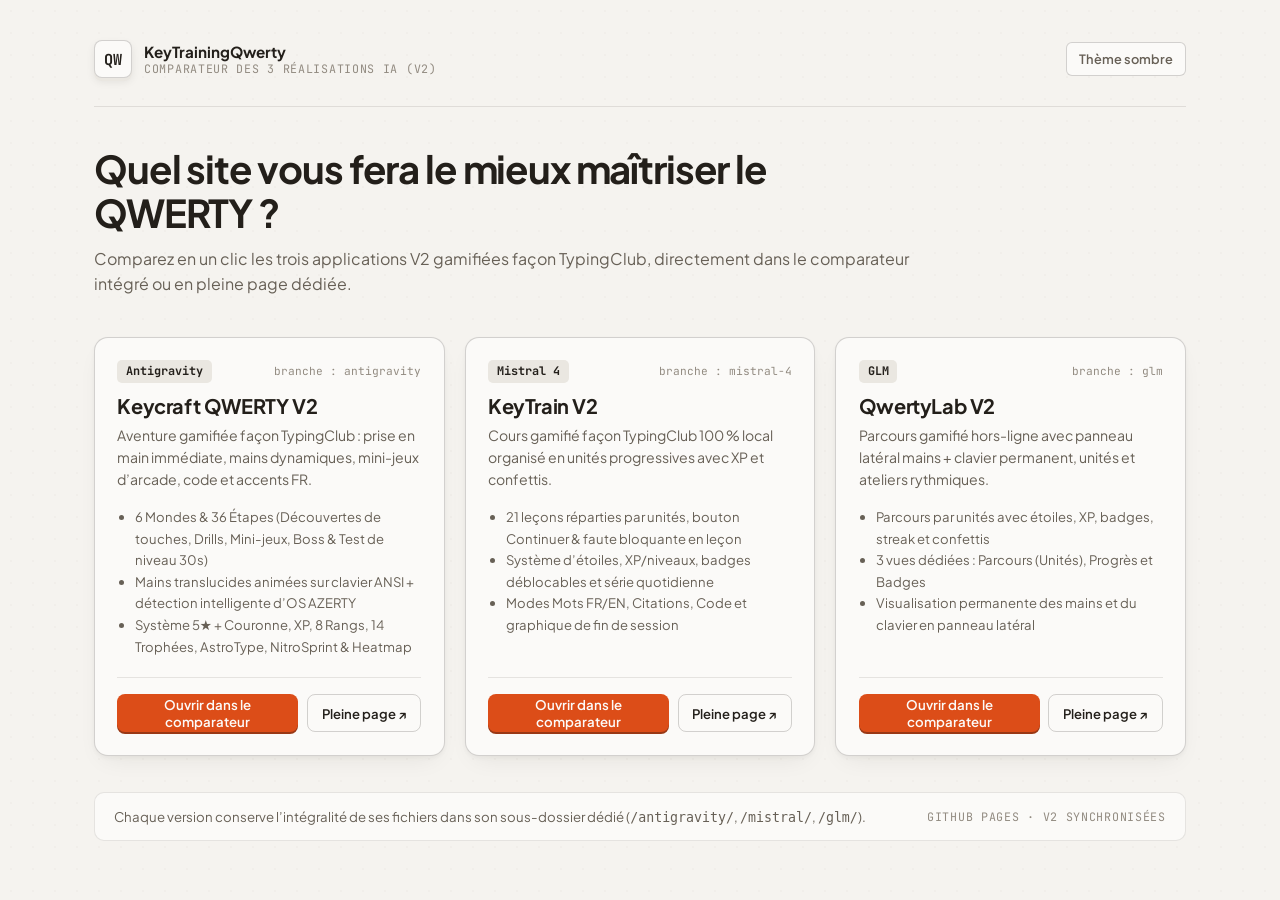
<file: index.html>
<!DOCTYPE html>
<html lang="fr" data-theme="light">
<head>
  <meta charset="UTF-8" />
  <meta name="viewport" content="width=device-width, initial-scale=1.0" />
  <title>Banc d’essai IA — Apprendre le clavier QWERTY (Antigravity · Mistral 4 · GLM)</title>
  <meta
    name="description"
    content="Portail comparatif regroupant les trois applications d’apprentissage du clavier QWERTY générées par Antigravity, Mistral 4 et GLM."
  />
  <link rel="preconnect" href="https://fonts.googleapis.com" />
  <link rel="preconnect" href="https://fonts.gstatic.com" crossorigin />
  <link
    href="https://fonts.googleapis.com/css2?family=JetBrains+Mono:wght@500;700&family=Plus+Jakarta+Sans:wght@400;500;600;700&display=swap"
    rel="stylesheet"
  />
  <link rel="stylesheet" href="./hub.css?v=20261125-3" />
</head>
<body>
  <!-- =======================================================================
       VUE GALERIE D'ACCUEIL (3 PROPOSITIONS CÔTE À CÔTE)
       ======================================================================= -->
  <main class="hub-landing" id="hub-landing">
    <header class="hub-topbar">
      <div class="hub-brand">
        <div class="hub-keycap" aria-hidden="true">QW</div>
        <div>
          <div style="font-weight:700; font-size:0.95rem;">KeyTrainingQwerty</div>
          <div class="hub-kicker">Comparateur des 3 réalisations IA (V2)</div>
        </div>
      </div>

      <button type="button" class="theme-btn" id="landing-theme-btn" data-toggle-theme>
        Thème sombre
      </button>
    </header>

    <section class="hub-hero">
      <h1>Quel site vous fera le mieux maîtriser le QWERTY ?</h1>
      <p>
        Comparez en un clic les trois applications V2 gamifiées façon TypingClub,
        directement dans le comparateur intégré ou en pleine page dédiée.
      </p>
    </section>

    <section class="candidates-grid" aria-label="Sélection du modèle IA">
      <!-- 1. ANTIGRAVITY -->
      <article class="candidate-card">
        <div>
          <div class="card-meta-row">
            <span class="model-tag">Antigravity</span>
            <span class="branch-tag">branche : antigravity</span>
          </div>
          <h2>Keycraft QWERTY V2</h2>
          <p class="candidate-desc">
            Aventure gamifiée façon TypingClub : prise en main immédiate, mains dynamiques, mini-jeux d’arcade, code et accents FR.
          </p>
          <ul class="feature-list">
            <li>6 Mondes &amp; 36 Étapes (Découvertes de touches, Drills, Mini-jeux, Boss &amp; Test de niveau 30s)</li>
            <li>Mains translucides animées sur clavier ANSI + détection intelligente d’OS AZERTY</li>
            <li>Système 5★ + Couronne, XP, 8 Rangs, 14 Trophées, AstroType, NitroSprint &amp; Heatmap</li>
          </ul>
        </div>
        <div class="card-actions">
          <button
            type="button"
            class="btn-compare"
            id="launch-antigravity-btn"
            data-launch-target="antigravity"
          >
            Ouvrir dans le comparateur
          </button>
          <a href="./antigravity/index.html?v=20261125-3" class="btn-standalone" id="standalone-antigravity-link">
            Pleine page ↗
          </a>
        </div>
      </article>

      <!-- 2. MISTRAL 4 -->
      <article class="candidate-card">
        <div>
          <div class="card-meta-row">
            <span class="model-tag">Mistral 4</span>
            <span class="branch-tag">branche : mistral-4</span>
          </div>
          <h2>KeyTrain V2</h2>
          <p class="candidate-desc">
            Cours gamifié façon TypingClub 100 % local organisé en unités progressives avec XP et confettis.
          </p>
          <ul class="feature-list">
            <li>21 leçons réparties par unités, bouton Continuer &amp; faute bloquante en leçon</li>
            <li>Système d’étoiles, XP/niveaux, badges déblocables et série quotidienne</li>
            <li>Modes Mots FR/EN, Citations, Code et graphique de fin de session</li>
          </ul>
        </div>
        <div class="card-actions">
          <button
            type="button"
            class="btn-compare"
            id="launch-mistral-btn"
            data-launch-target="mistral"
          >
            Ouvrir dans le comparateur
          </button>
          <a href="./mistral/index.html?v=20261125-3" class="btn-standalone" id="standalone-mistral-link">
            Pleine page ↗
          </a>
        </div>
      </article>

      <!-- 3. GLM -->
      <article class="candidate-card">
        <div>
          <div class="card-meta-row">
            <span class="model-tag">GLM</span>
            <span class="branch-tag">branche : glm</span>
          </div>
          <h2>QwertyLab V2</h2>
          <p class="candidate-desc">
            Parcours gamifié hors-ligne avec panneau latéral mains + clavier permanent, unités et ateliers rythmiques.
          </p>
          <ul class="feature-list">
            <li>Parcours par unités avec étoiles, XP, badges, streak et confettis</li>
            <li>3 vues dédiées : Parcours (Unités), Progrès et Badges</li>
            <li>Visualisation permanente des mains et du clavier en panneau latéral</li>
          </ul>
        </div>
        <div class="card-actions">
          <button
            type="button"
            class="btn-compare"
            id="launch-glm-btn"
            data-launch-target="glm"
          >
            Ouvrir dans le comparateur
          </button>
          <a href="./glm/index.html?v=20261125-3" class="btn-standalone" id="standalone-glm-link">
            Pleine page ↗
          </a>
        </div>
      </article>
    </section>

    <footer class="hub-note">
      <span>
        Chaque version conserve l’intégralité de ses fichiers dans son sous-dossier dédié
        (<code>/antigravity/</code>, <code>/mistral/</code>, <code>/glm/</code>).
      </span>
      <span class="hub-kicker">GitHub Pages · V2 synchronisées</span>
    </footer>
  </main>

  <!-- =======================================================================
       VUE COMPARATEUR EN DIRECT (BARRE DE BASCULE + IFRAME PLEIN ÉCRAN)
       ======================================================================= -->
  <section class="comparator-shell" id="comparator-shell" hidden aria-label="Comparateur interactif">
    <div class="comparator-bar">
      <button type="button" class="back-hub-btn" id="back-to-hub-btn">
        ← Accueil des 3 versions
      </button>

      <div class="switcher-pills" role="tablist" aria-label="Basculer entre les IA">
        <button
          type="button"
          class="switch-pill is-active"
          id="pill-antigravity"
          data-switch-target="antigravity"
        >
          Antigravity · Keycraft V2
        </button>
        <button
          type="button"
          class="switch-pill"
          id="pill-mistral"
          data-switch-target="mistral"
        >
          Mistral 4 · KeyTrain V2
        </button>
        <button
          type="button"
          class="switch-pill"
          id="pill-glm"
          data-switch-target="glm"
        >
          GLM · QwertyLab V2
        </button>
      </div>

      <div class="comparator-right">
        <a
          href="./antigravity/index.html?v=20261125-3"
          target="_blank"
          rel="noopener"
          class="open-direct-link"
          id="comparator-direct-link"
        >
          Ouvrir seul ↗
        </a>
      </div>
    </div>

    <iframe
      id="comparator-iframe"
      class="comparator-frame"
      title="Aperçu interactif de l'entraîneur QWERTY sélectionné"
      src="about:blank"
    ></iframe>
  </section>

  <script type="module" src="./hub.js?v=20261125-3"></script>
</body>
</html>
</file>
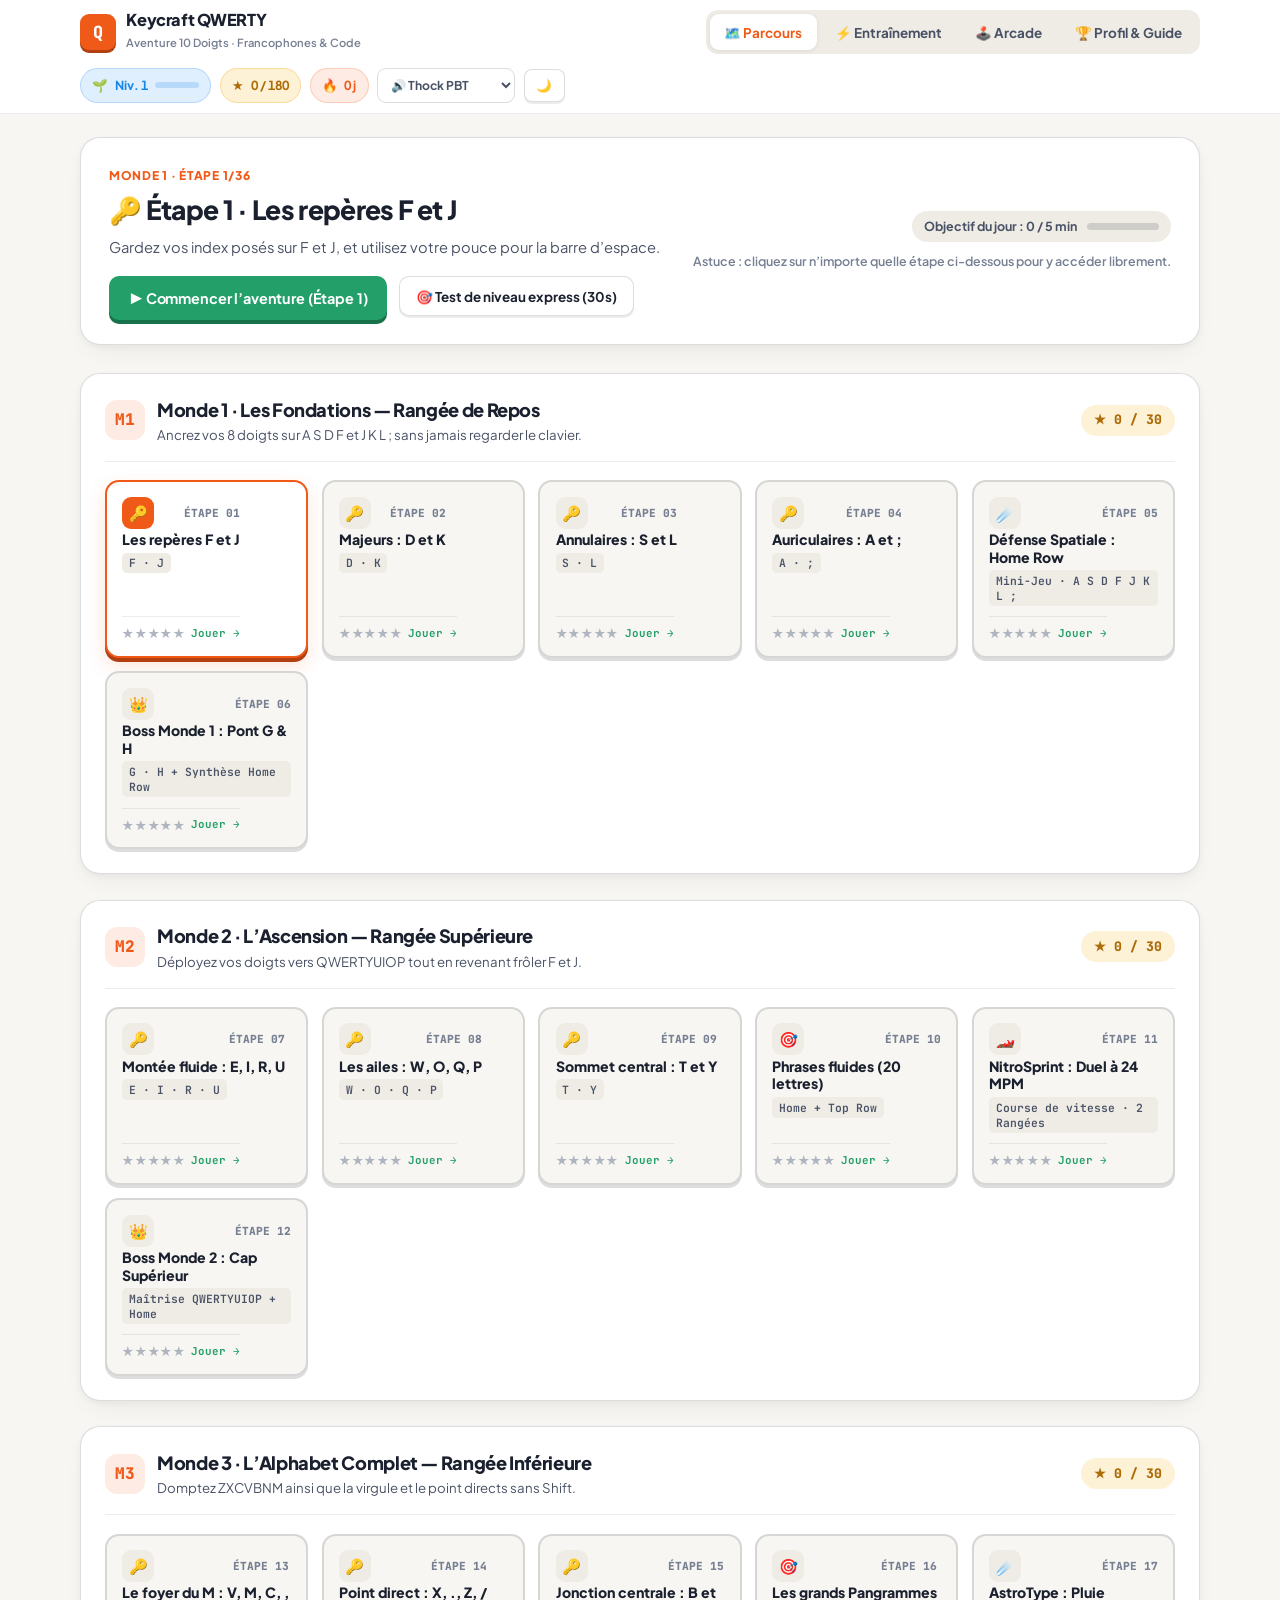
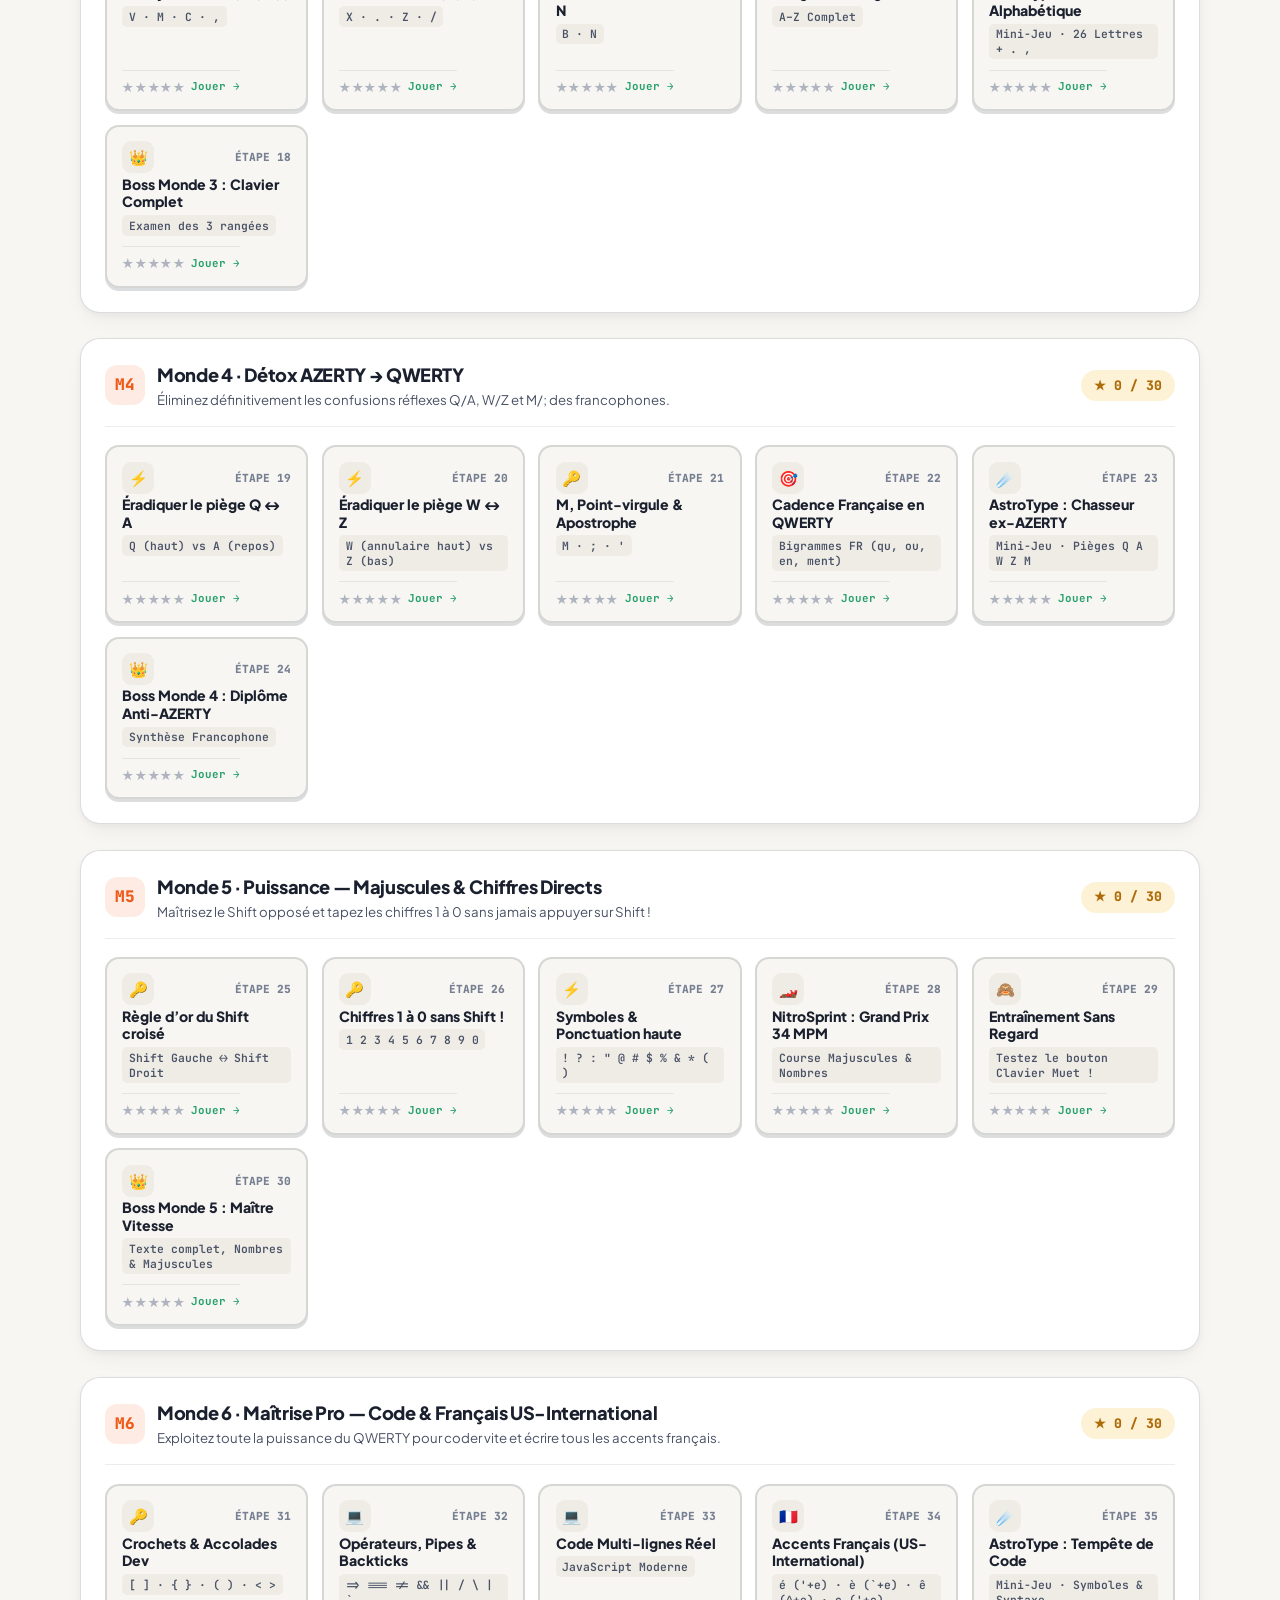
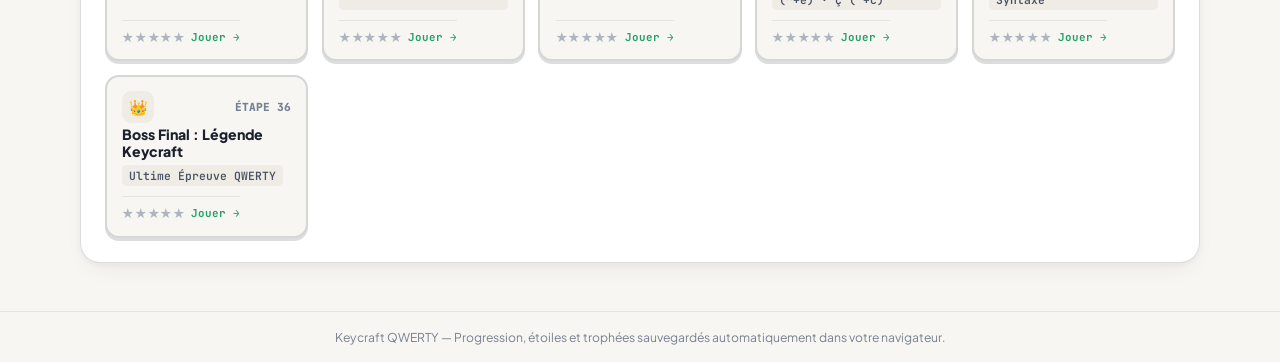
<file: antigravity/index.html>
<!DOCTYPE html>
<html lang="fr" data-theme="light">
<head>
  <meta charset="UTF-8" />
  <meta name="viewport" content="width=device-width, initial-scale=1.0" />
  <title>Keycraft QWERTY — Apprendre le clavier QWERTY en s’amusant (Parcours, Jeux &amp; Code)</title>
  <meta
    name="description"
    content="Apprenez à taper vite et sans regarder sur votre clavier QWERTY : 6 mondes gamifiés façon TypingClub, mains dynamiques, mini-jeux d’arcade, transition AZERTY, code et accents français US-International."
  />
  <link rel="preconnect" href="https://fonts.googleapis.com" />
  <link rel="preconnect" href="https://fonts.gstatic.com" crossorigin />
  <link
    href="https://fonts.googleapis.com/css2?family=JetBrains+Mono:wght@500;600;700;800&family=Plus+Jakarta+Sans:wght@500;600;700;800&display=swap"
    rel="stylesheet"
  />
  <link rel="stylesheet" href="./css/styles.css?v=20261125-3" />
</head>
<body>
  <!-- Confetti Layer & Achievement Toasts -->
  <canvas id="confetti-canvas" class="confetti-layer" aria-hidden="true"></canvas>
  <div id="toast-stack" class="toast-stack" aria-live="polite"></div>

  <!-- =====================================================================
       TOP HEADER & GAMIFICATION HUD
       ===================================================================== -->
  <header class="top-header">
    <div class="header-bar">
      <a href="#map" class="brand-logo" id="brand-logo-link">
        <span class="logo-cap" aria-hidden="true">Q</span>
        <div>
          <h1 class="brand-name">Keycraft QWERTY</h1>
          <span class="brand-tag">Aventure 10 Doigts · Francophones &amp; Code</span>
        </div>
      </a>

      <nav class="primary-nav" role="tablist" aria-label="Sections principales">
        <button
          type="button"
          class="nav-btn"
          id="tab-btn-map"
          role="tab"
          aria-selected="true"
          data-nav="map"
        >
          🗺️ Parcours
        </button>
        <button
          type="button"
          class="nav-btn"
          id="tab-btn-practice"
          role="tab"
          aria-selected="false"
          data-nav="practice"
        >
          ⚡ Entraînement
        </button>
        <button
          type="button"
          class="nav-btn"
          id="tab-btn-arcade"
          role="tab"
          aria-selected="false"
          data-nav="arcade"
        >
          🕹️ Arcade
        </button>
        <button
          type="button"
          class="nav-btn"
          id="tab-btn-profile"
          role="tab"
          aria-selected="false"
          data-nav="profile"
        >
          🏆 Profil &amp; Guide
        </button>
      </nav>

      <div class="player-hud">
        <button
          type="button"
          class="hud-pill xp-pill"
          id="hud-rank-btn"
          title="Voir votre rang et vos trophées"
        >
          <span id="hud-rank-icon">🌱</span>
          <span id="hud-level-txt">Niv. 1</span>
          <span class="xp-mini-bar" aria-hidden="true">
            <span class="xp-mini-fill" id="hud-xp-fill" style="width:0%"></span>
          </span>
        </button>

        <div class="hud-pill stars-pill" title="Étoiles cumulées dans le parcours">
          <span>★</span>
          <span id="hud-stars-txt">0 / 180</span>
        </div>

        <div class="hud-pill streak-pill" title="Série de jours consécutifs">
          <span>🔥</span>
          <span id="hud-streak-txt">0 j</span>
        </div>

        <label for="sound-select" class="sr-only">Son des touches</label>
        <select id="sound-select" class="compact-select" title="Profil acoustique du clavier">
          <option value="thock">🔊 Thock PBT</option>
          <option value="bubble">🫧 Pop Ludique</option>
          <option value="tactile">🎛️ Switch Tactile</option>
          <option value="typewriter">📠 Machine</option>
          <option value="off">🔇 Muet</option>
        </select>

        <button
          type="button"
          class="btn-soft is-sm"
          id="theme-btn"
          title="Basculer entre le mode clair et sombre"
        >
          <span id="theme-btn-icon">🌙</span>
        </button>
      </div>
    </div>
  </header>

  <main class="main-shell">
    <!-- ===================================================================
         VIEW 1 : ADVENTURE PATH ("PARCOURS" — 6 MONDES, 36 ÉTAPES)
         =================================================================== -->
    <section id="view-map" class="app-view is-active" aria-label="Carte du parcours QWERTY">
      <div class="adventure-hero">
        <div class="hero-left">
          <div class="hero-eyebrow" id="hero-eyebrow">PROCHAINE ÉTAPE RECOMMANDÉE</div>
          <h2 class="hero-title" id="hero-stage-title">Étape 1 · Les repères F et J</h2>
          <p class="hero-desc" id="hero-stage-desc">
            Posez vos index sur les ergots tactiles F et J : apprenez étape par étape avec des exercices courts, des mains guidées et des mini-jeux !
          </p>
          <div style="display:flex; gap:0.7rem; flex-wrap:wrap; margin-top:1.1rem;">
            <button type="button" class="btn-3d is-emerald" id="hero-play-btn">
              ▶ Commencer l’étape 1
            </button>
            <button type="button" class="btn-soft" id="placement-test-btn">
              🎯 Test de niveau express (30s)
            </button>
          </div>
        </div>

        <div class="hero-actions">
          <div class="daily-goal-strip" title="Objectif quotidien de 5 minutes de pratique">
            <span>Objectif du jour : <strong id="daily-min-txt">0 / 5 min</strong></span>
            <span class="daily-bar">
              <span class="daily-bar-fill" id="daily-bar-fill" style="width:0%"></span>
            </span>
          </div>
          <span style="font-size:0.78rem; color:var(--ink-500); font-weight:600;">
            Astuce : cliquez sur n’importe quelle étape ci-dessous pour y accéder librement.
          </span>
        </div>
      </div>

      <div id="worlds-container" class="worlds-stack"></div>
    </section>

    <!-- ===================================================================
         VIEW ARENA : DISTRACTION-FREE STAGE STUDIO (Discovery + Typing + Boss)
         =================================================================== -->
    <section id="view-arena" class="app-view" aria-label="Atelier de frappe">
      <div class="arena-topbar">
        <div class="arena-title-cluster">
          <button type="button" class="btn-soft is-sm" id="arena-back-btn">
            ← Retour
          </button>
          <div>
            <h2 class="arena-stage-heading" id="arena-heading">Étape 1 · Les repères F et J</h2>
            <div class="arena-stage-sub" id="arena-sub">Gardez les yeux sur l’écran</div>
          </div>
        </div>

        <div class="arena-telemetry">
          <div class="live-star-meter" id="arena-star-meter" title="Objectif 5 étoiles en direct">
            <span>★</span><span>★</span><span>★</span><span>★</span><span>★</span>
          </div>
          <div class="combo-pill" id="arena-combo-pill">Combo ×0</div>
          <div class="telemetry-box">
            <span>Vitesse</span>
            <span class="telemetry-val" id="arena-wpm">0</span>
            <span style="font-size:0.7rem; color:var(--ink-500);">MPM</span>
          </div>
          <div class="telemetry-box">
            <span>Précision</span>
            <span class="telemetry-val" id="arena-acc">100%</span>
          </div>
          <div class="telemetry-box" id="arena-timer-box" hidden>
            <span>⏱️</span>
            <span class="telemetry-val" id="arena-timer">30s</span>
          </div>
          <button type="button" class="btn-soft is-sm" id="arena-restart-btn" title="Recommencer (Tab)">
            ↻ Rejouer
          </button>
        </div>
      </div>

      <!-- Smart AZERTY Physical Mismatch Detector -->
      <div class="azerty-helper-banner" id="azerty-mismatch-banner" hidden>
        <span>
          💡 <strong>Votre système semble réglé en AZERTY !</strong> Voulez-vous simuler un vrai clavier QWERTY US directement sur vos touches actuelles ?
        </span>
        <div style="display:flex; gap:0.5rem;">
          <button type="button" class="btn-3d is-cobalt" style="height:34px; font-size:0.8rem;" id="enable-scancode-now-btn">
            Activer QWERTY en 1 clic
          </button>
          <button type="button" class="btn-soft is-sm" id="dismiss-azerty-banner-btn">
            Ignorer
          </button>
        </div>
      </div>

      <!-- CELEBRATION & END-OF-STAGE RESULT SCREEN -->
      <article class="celebration-card" id="celebration-card" hidden aria-live="assertive">
        <div class="celeb-stars-row" id="celeb-stars-row">
          <span class="celeb-star">★</span>
          <span class="celeb-star">★</span>
          <span class="celeb-star">★</span>
          <span class="celeb-star">★</span>
          <span class="celeb-star">★</span>
        </div>

        <h3 class="celeb-title" id="celeb-title">Bravo, étape réussie !</h3>
        <p class="celeb-sub" id="celeb-sub">
          Excellente régularité ! Vos doigts prennent leurs marques sur le clavier QWERTY.
        </p>

        <div class="xp-gain-banner" id="celeb-xp-banner">
          <span>✨ <strong id="celeb-xp-val">+95 XP</strong> gagnés</span>
          <span>·</span>
          <span id="celeb-rank-progress">Niveau 1 (65%)</span>
        </div>

        <div class="celeb-stats-grid">
          <div class="celeb-stat">
            <div class="lbl">Vitesse nette</div>
            <div class="num" id="celeb-wpm">0 MPM</div>
          </div>
          <div class="celeb-stat">
            <div class="lbl">Précision</div>
            <div class="num" id="celeb-acc">100 %</div>
          </div>
          <div class="celeb-stat">
            <div class="lbl">Combo Max</div>
            <div class="num" id="celeb-combo">×0</div>
          </div>
          <div class="celeb-stat">
            <div class="lbl">Temps</div>
            <div class="num" id="celeb-time">0.0 s</div>
          </div>
        </div>

        <div class="sparkline-box" id="celeb-sparkline-box">
          <div style="display:flex; justify-content:space-between; font-size:0.75rem; font-weight:700; color:var(--ink-500); margin-bottom:0.35rem;">
            <span>Courbe de régularité (MPM par seconde)</span>
            <span id="celeb-weak-keys-txt">Zéro touche fragile !</span>
          </div>
          <div id="celeb-sparkline-svg-wrap" style="height:56px; width:100%;"></div>
        </div>

        <div class="celeb-actions">
          <button type="button" class="btn-soft" id="celeb-drill-weak-btn" hidden>
            🎯 Cibler mes touches hésitantes
          </button>
          <button type="button" class="btn-soft" id="celeb-retry-btn">
            ↻ Recommencer (Tab)
          </button>
          <button type="button" class="btn-3d is-emerald" id="celeb-next-btn">
            Continuer (Entrée ↵) →
          </button>
        </div>
      </article>

      <!-- PHASE A : INTERACTIVE KEY DISCOVERY CARD -->
      <div class="discovery-card" id="discovery-card" hidden>
        <span class="discovery-step-pill" id="disc-step-pill">Découverte guidée · 1/2</span>
        <div class="discovery-giant-key" id="disc-giant-key">F</div>
        <h3 class="discovery-prompt" id="disc-title">Touche F — Index gauche</h3>
        <p class="discovery-explain" id="disc-explain">
          Posez votre index gauche sur F et appuyez dessus pour continuer !
        </p>
        <div style="display:flex; align-items:center; justify-content:center; gap:1rem; margin-top:0.5rem;">
          <div class="discovery-dots" id="disc-dots"></div>
          <button type="button" class="btn-soft is-sm" id="skip-discovery-btn">
            Passer à l’exercice →
          </button>
        </div>
      </div>

      <!-- PHASE B : TYPING PROMPT CARD -->
      <div class="typing-card is-focused" id="typing-card">
        <div class="typing-progress-rail" aria-hidden="true">
          <div class="typing-progress-fill" id="typing-progress-fill"></div>
        </div>

        <div class="coach-ribbon">
          <div class="coach-target">
            <span>Touche cible :</span>
            <span class="mini-cap" id="coach-key-cap">F</span>
            <span>·</span>
            <strong id="coach-finger-txt" style="color:var(--ink-900);">Index gauche</strong>
          </div>

          <div style="display:flex; align-items:center; gap:0.6rem;">
            <span
              id="deadkey-pill"
              class="hud-pill"
              style="height:25px; background:var(--gold-soft); color:var(--gold-lip);"
              hidden
            >
              Touche morte active — tapez la voyelle
            </span>
            <span id="caps-alert-pill" class="hud-pill" style="height:25px; background:var(--danger-soft); color:var(--danger);" hidden>
              ⚠ Verr. Maj activé
            </span>
            <span style="font-size:0.74rem; color:var(--ink-500);">
              <kbd class="mini-cap" style="height:21px; font-size:0.7rem;">Tab</kbd> Relancer
            </span>
          </div>
        </div>

        <div class="prompt-window" id="prompt-window">
          <div class="tc-stream" id="tc-stream" aria-label="Texte à taper"></div>
        </div>

        <input
          type="text"
          id="hidden-typing-input"
          class="hidden-input"
          autocomplete="off"
          autocorrect="off"
          autocapitalize="off"
          spellcheck="false"
          aria-label="Saisie clavier QWERTY"
        />
      </div>

      <!-- PHASE C : EMBEDDED ARCADE STAGE SHELL (For World Mini-Game Checkpoints) -->
      <div class="arcade-stage-shell" id="arena-arcade-shell" hidden>
        <div class="arcade-hud-bar">
          <div style="display:flex; align-items:center; gap:0.8rem; font-weight:800; font-size:0.88rem;">
            <span id="arena-arc-score">Score : 0 / 150</span>
            <span id="arena-arc-shields">🛡️🛡️🛡️</span>
          </div>
          <span style="font-size:0.8rem; color:#94a3b8;">
            Tapez directement au clavier — aucun clic requis !
          </span>
        </div>
        <div class="arcade-canvas-wrap">
          <canvas id="arena-arcade-canvas" class="arcade-canvas"></canvas>
        </div>
      </div>

      <!-- SCULPTED ANSI KEYBOARD + TRANSLUCENT DYNAMIC HANDS OVERLAY -->
      <div class="keyboard-studio" id="keyboard-studio">
        <div class="kb-controls-row">
          <div style="display:flex; align-items:center; gap:0.55rem; flex-wrap:wrap;">
            <label for="layout-select" class="sr-only">Disposition QWERTY</label>
            <select id="layout-select" class="compact-select" style="height:28px; font-size:0.73rem;">
              <option value="us-ansi">🇺🇸 QWERTY US Standard</option>
              <option value="us-intl">🇫🇷 QWERTY US-International (Accents FR)</option>
            </select>

            <button type="button" class="kb-pill-btn" id="btn-err-mode" aria-pressed="true" title="Bloquer sur les fautes pour apprendre le geste juste">
              Mode : Stop erreur
            </button>
          </div>

          <div class="kb-toggles">
            <button type="button" class="kb-pill-btn" id="btn-toggle-hands" aria-pressed="true">
              ✋ Mains guidées
            </button>
            <button type="button" class="kb-pill-btn" id="btn-toggle-zones" aria-pressed="true">
              🎨 Zones doigts
            </button>
            <button type="button" class="kb-pill-btn" id="btn-toggle-azerty" aria-pressed="false">
              🇫🇷 Repères ex-AZERTY
            </button>
            <button type="button" class="kb-pill-btn" id="btn-toggle-blind" aria-pressed="false">
              🙈 Clavier muet
            </button>
            <button
              type="button"
              class="kb-pill-btn"
              id="btn-toggle-scancode"
              aria-pressed="false"
              title="Traduit vos touches physiques en QWERTY même si votre OS est resté en AZERTY"
            >
              ⌨️ Forcer QWERTY (OS AZERTY)
            </button>
          </div>
        </div>

        <div class="kb-well">
          <div class="kb-stage-inner" id="kb-stage-inner">
            <div class="ansi-grid show-zones" id="ansi-keyboard"></div>
            <svg id="hands-overlay-svg" class="hands-overlay-svg" aria-hidden="true"></svg>
          </div>
        </div>
      </div>
    </section>

    <!-- ===================================================================
         VIEW 2 : FREE PRACTICE ("ENTRAÎNEMENT LIBRE")
         =================================================================== -->
    <section id="view-practice" class="app-view" aria-label="Entraînement libre à la carte">
      <div class="adventure-hero" style="margin-bottom:1.4rem;">
        <div>
          <div class="hero-eyebrow">ATELIER À LA CARTE</div>
          <h2 class="hero-title">Entraînement Libre &amp; Chronométré</h2>
          <p class="hero-desc">
            Lancez une session immédiate selon votre envie : ciblage intelligent de vos faiblesses, sprint chronométré, code ou français accentué.
          </p>
        </div>
      </div>

      <div class="practice-modes-grid">
        <article class="practice-card">
          <div>
            <span class="discovery-step-pill">IA Locale</span>
            <h3>🎯 Drill Adaptatif Intelligent</h3>
            <p>
              Analyse vos fautes et vos temps d’hésitation en millisecondes pour générer un exercice sur vos touches les plus fragiles.
            </p>
          </div>
          <button type="button" class="btn-3d" id="prac-adaptive-btn">
            Lancer mon Drill ciblé
          </button>
        </article>

        <article class="practice-card">
          <div>
            <span class="discovery-step-pill">Style Monkeytype</span>
            <h3>⏱️ Sprint Chronométré</h3>
            <p>Mesurez votre vitesse pure en mots par minute sur l’anglais, le français ou les pièges AZERTY.</p>
            <div style="display:flex; gap:0.4rem; flex-wrap:wrap; margin-top:0.75rem;">
              <select id="prac-corpus-select" class="compact-select">
                <option value="english">🇬🇧 Anglais fréquent</option>
                <option value="french_ascii">🇫🇷 Français fluide</option>
                <option value="french_accents">🇫🇷 Français US-Intl (é è ê ç)</option>
                <option value="azerty_traps">⚡ Pièges ex-AZERTY</option>
              </select>
              <select id="prac-duration-select" class="compact-select">
                <option value="15">15 sec</option>
                <option value="30" selected>30 sec</option>
                <option value="60">60 sec</option>
                <option value="0">Sans chrono</option>
              </select>
            </div>
          </div>
          <button type="button" class="btn-3d is-cobalt" id="prac-sprint-btn">
            Démarrer le Sprint
          </button>
        </article>

        <article class="practice-card">
          <div>
            <span class="discovery-step-pill">Développeurs</span>
            <h3>💻 Code &amp; Symboles</h3>
            <p>
              Domptez les crochets <code>[]</code>, accolades <code>{}</code>, flèches <code>=&gt;</code> et pipes sur de vrais extraits JS, TS, Python et Git.
            </p>
          </div>
          <button type="button" class="btn-3d is-emerald" id="prac-code-btn">
            Taper du Code
          </button>
        </article>

        <article class="practice-card">
          <div>
            <span class="discovery-step-pill">Zen &amp; Sur-mesure</span>
            <h3>💬 Citations &amp; Texte Libre</h3>
            <p>Travaillez votre cadence sur des citations inspirantes ou collez votre propre paragraphe.</p>
          </div>
          <div style="display:flex; gap:0.5rem; flex-wrap:wrap;">
            <button type="button" class="btn-soft" id="prac-quotes-btn" style="flex:1;">
              Citation
            </button>
            <button type="button" class="btn-soft" id="prac-custom-toggle-btn" style="flex:1;">
              Mon texte
            </button>
          </div>
        </article>
      </div>

      <div class="panel-box" id="prac-custom-drawer" hidden>
        <h3>Collez votre propre texte ou extrait de code</h3>
        <textarea
          id="prac-custom-textarea"
          style="width:100%; min-height:95px; padding:0.75rem; border-radius:10px; border:1px solid var(--border-strong); background:var(--bg-app); font-family:var(--font-mono); margin-bottom:0.75rem;"
          placeholder="Ex: const hello = (name) => `Bonjour ${name} !`;"
        ></textarea>
        <button type="button" class="btn-3d" id="prac-custom-start-btn">
          Lancer sur le pupitre →
        </button>
      </div>
    </section>

    <!-- ===================================================================
         VIEW 3 : ARCADE STUDIO ("ARCADE" — ASTROTYPE & NITROSPRINT)
         =================================================================== -->
    <section id="view-arcade" class="app-view" aria-label="Jeux d'arcade dactylographiques">
      <div class="arcade-selector">
        <button type="button" class="arcade-game-card is-selected" id="select-astro-card">
          <div>
            <span class="discovery-step-pill">Action &amp; Réflexes</span>
            <h3 style="margin:0.2rem 0; font-size:1.15rem;">☄️ AstroType — Défense Cosmique</h3>
            <p style="margin:0; font-size:0.84rem; color:var(--ink-700);">
              Verrouillez et pulvérisez les météores au laser en tapant leurs mots avant l’impact !
            </p>
          </div>
          <span style="font-size:2rem;">🚀</span>
        </button>

        <button type="button" class="arcade-game-card" id="select-sprint-card">
          <div>
            <span class="discovery-step-pill">Vitesse &amp; Cadence</span>
            <h3 style="margin:0.2rem 0; font-size:1.15rem;">🏎️ NitroSprint — Duel Turbo</h3>
            <p style="margin:0; font-size:0.84rem; color:var(--ink-700);">
              Affrontez un drone rival calibré de 22 à 60 MPM et déclenchez le boost par votre précision !
            </p>
          </div>
          <span style="font-size:2rem;">🏁</span>
        </button>
      </div>

      <div class="arcade-stage-shell">
        <div class="arcade-hud-bar">
          <div style="display:flex; align-items:center; gap:0.65rem; flex-wrap:wrap;">
            <select id="arcade-pack-select" class="compact-select" style="background:#1e293b; color:#f8fafc; border-color:#334155;">
              <option value="home">Pack : Rangée de repos (Débutant)</option>
              <option value="azerty" selected>Pack : Chasse aux pièges AZERTY</option>
              <option value="english">Pack : Mots QWERTY complets</option>
              <option value="code">Pack : Code &amp; Symboles Dev</option>
            </select>
            <button type="button" class="btn-3d is-emerald" style="height:36px; font-size:0.82rem;" id="arcade-start-btn">
              ▶ Nouvelle Partie
            </button>
          </div>

          <div style="display:flex; align-items:center; gap:0.9rem; font-family:var(--font-mono); font-size:0.85rem; font-weight:700;">
            <span id="hub-arc-score">Score : 0</span>
            <span id="hub-arc-shields">🛡️🛡️🛡️</span>
            <span id="hub-arc-wpm">0 MPM</span>
            <span id="hub-arc-combo">Combo ×0</span>
          </div>
        </div>

        <div class="arcade-canvas-wrap">
          <canvas id="hub-arcade-canvas" class="arcade-canvas"></canvas>
        </div>
      </div>
    </section>

    <!-- ===================================================================
         VIEW 4 : PROFIL, TROPHÉES, HEATMAP & GUIDE ACCENTS FR
         =================================================================== -->
    <section id="view-profile" class="app-view" aria-label="Profil, trophées, carte thermique et guide QWERTY">
      <div class="profile-banner">
        <div style="display:flex; align-items:center; gap:1rem; flex:1 1 320px;">
          <div class="rank-badge-circle" id="prof-rank-icon">🌱</div>
          <div style="flex:1;">
            <div class="hero-eyebrow" id="prof-level-kicker">NIVEAU 1</div>
            <h2 style="margin:0; font-size:1.35rem; font-weight:800;" id="prof-rank-title">Explorateur F &amp; J</h2>
            <div style="font-size:0.8rem; color:var(--ink-700); margin-top:0.15rem;" id="prof-xp-detail">
              0 XP · Prochain rang à 150 XP
            </div>
            <div class="xp-wide-track">
              <div class="xp-wide-fill" id="prof-xp-bar" style="width:0%"></div>
            </div>
          </div>
        </div>

        <div style="display:flex; gap:1.1rem; flex-wrap:wrap; align-items:center;">
          <div>
            <div style="font-size:0.7rem; font-weight:800; color:var(--ink-500); text-transform:uppercase;">Record net</div>
            <div style="font-family:var(--font-mono); font-size:1.45rem; font-weight:800;" id="prof-best-wpm">0 MPM</div>
          </div>
          <div>
            <div style="font-size:0.7rem; font-weight:800; color:var(--ink-500); text-transform:uppercase;">Frappes justes</div>
            <div style="font-family:var(--font-mono); font-size:1.45rem; font-weight:800;" id="prof-total-chars">0</div>
          </div>
          <div>
            <div style="font-size:0.7rem; font-weight:800; color:var(--ink-500); text-transform:uppercase;">Pratique</div>
            <div style="font-family:var(--font-mono); font-size:1.45rem; font-weight:800;" id="prof-total-time">0 min</div>
          </div>
          <button type="button" class="btn-soft is-sm" id="reset-progress-btn">
            Réinitialiser
          </button>
        </div>
      </div>

      <!-- 14 Unlockable Trophies -->
      <h3 style="margin:0 0 0.75rem; font-size:1.1rem; font-weight:800;">
        🏆 Salle des Trophées (<span id="unlocked-badges-count">0/14</span>)
      </h3>
      <div class="badges-grid" id="badges-grid"></div>

      <!-- Per-Key Heatmap -->
      <div class="panel-box">
        <div style="display:flex; justify-content:space-between; align-items:center; gap:1rem; flex-wrap:wrap; margin-bottom:0.8rem;">
          <div>
            <h3 style="margin:0;">🔥 Carte Thermique de Maîtrise par Touche</h3>
            <div style="font-size:0.82rem; color:var(--ink-700); margin-top:0.15rem;" id="heatmap-detail-txt">
              Survolez une touche du clavier pour inspecter votre précision et votre vitesse de réaction en ms.
            </div>
          </div>
          <button type="button" class="btn-3d" style="height:36px; font-size:0.8rem;" id="heatmap-drill-btn">
            🎯 Travailler mes touches faibles
          </button>
        </div>

        <div class="kb-well">
          <div class="kb-stage-inner">
            <div class="ansi-grid" id="heatmap-keyboard"></div>
          </div>
        </div>
      </div>

      <!-- Confusions + Guide Accents US-International -->
      <div class="split-panels">
        <div class="panel-box">
          <h3>🧭 Vos confusions réflexes (ex. AZERTY → QWERTY)</h3>
          <div id="confusions-container" style="font-size:0.84rem; color:var(--ink-700);"></div>
        </div>

        <div class="panel-box">
          <h3>🇫🇷 Aide-mémoire : Accents Français sur QWERTY US-Intl</h3>
          <table class="clean-table">
            <thead>
              <tr>
                <th>Accent</th>
                <th>Combinaison Touche Morte</th>
                <th>Alternative</th>
              </tr>
            </thead>
            <tbody>
              <tr>
                <td><strong>é / É</strong></td>
                <td><kbd class="mini-cap">'</kbd> puis <kbd class="mini-cap">e</kbd></td>
                <td><code>AltGr + e</code></td>
              </tr>
              <tr>
                <td><strong>è / à / ù</strong></td>
                <td><kbd class="mini-cap">`</kbd> puis voyelle</td>
                <td>Touche sous Échap</td>
              </tr>
              <tr>
                <td><strong>ê / â / ô / î / û</strong></td>
                <td><kbd class="mini-cap">Maj+6 (^)</kbd> puis voyelle</td>
                <td>Circonflexe</td>
              </tr>
              <tr>
                <td><strong>ç / Ç</strong></td>
                <td><kbd class="mini-cap">'</kbd> puis <kbd class="mini-cap">c</kbd></td>
                <td><code>AltGr + ,</code></td>
              </tr>
              <tr>
                <td><strong>' ou " seul</strong></td>
                <td><kbd class="mini-cap">'</kbd> puis <kbd class="mini-cap">Espace</kbd></td>
                <td>Valide le caractère pur</td>
              </tr>
            </tbody>
          </table>
        </div>
      </div>
    </section>
  </main>

  <footer class="app-footer">
    Keycraft QWERTY — Progression, étoiles et trophées sauvegardés automatiquement dans votre navigateur.
  </footer>

  <script type="module" src="./js/app.js?v=20261125-3"></script>
</body>
</html>
</file>
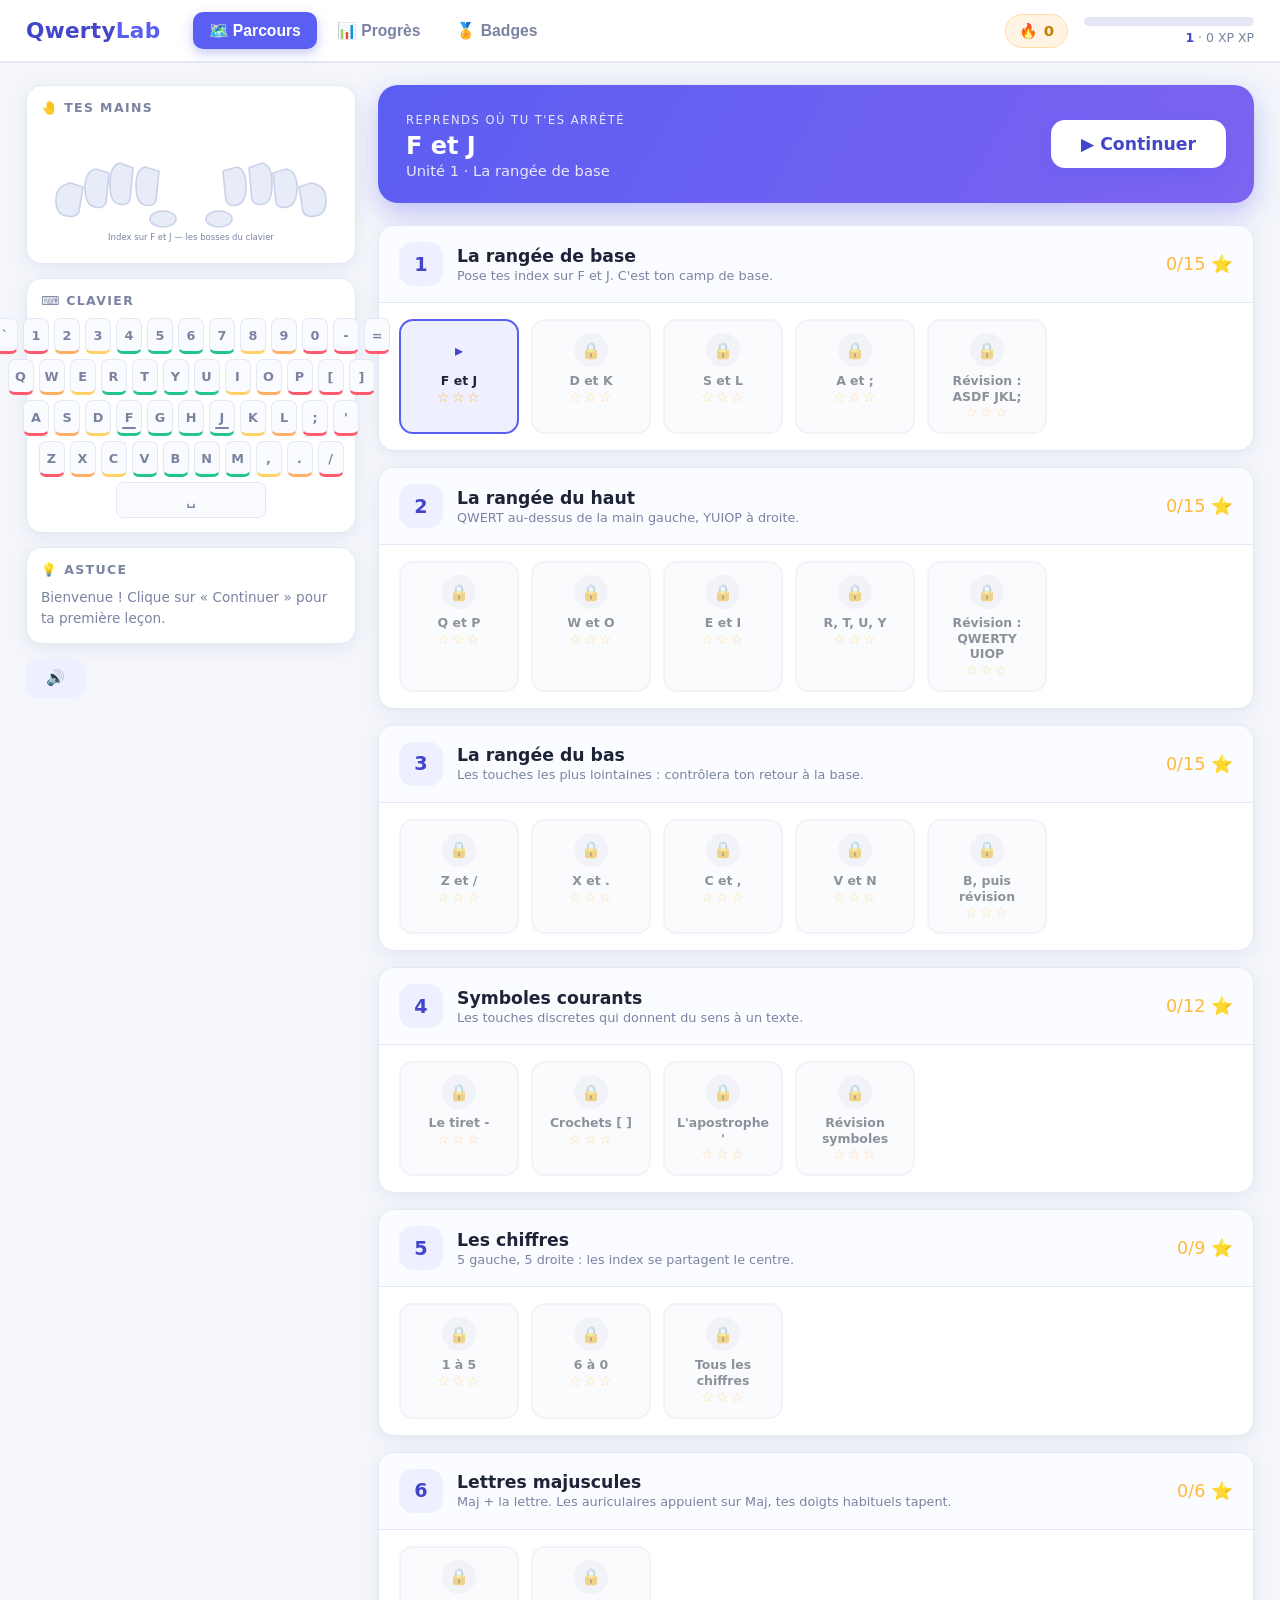
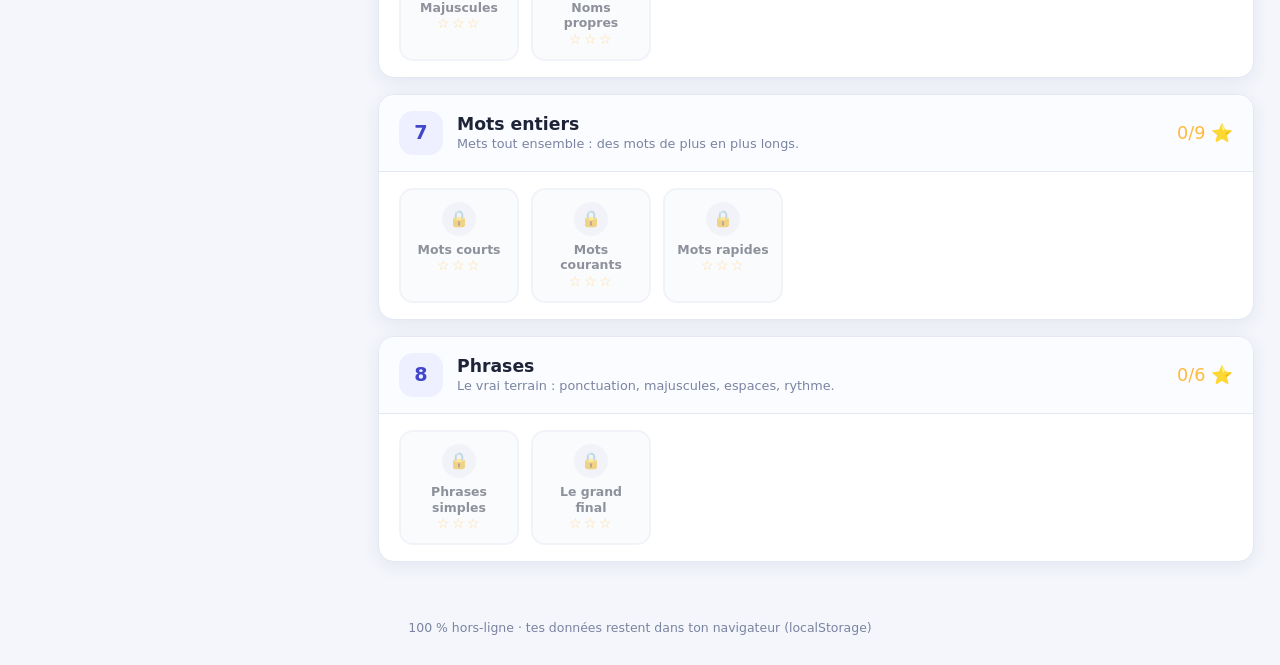
<file: glm/index.html>
<!DOCTYPE html>
<html lang="fr">
<head>
<meta charset="UTF-8">
<meta name="viewport" content="width=device-width, initial-scale=1.0">
<title>QwertyLab — Apprends à taper vite, sans faute</title>
<link rel="stylesheet" href="style.css?v=20261125-3">
</head>
<body>

<!-- ================= HEADER ================= -->
<header class="topbar">
  <div class="logo">Qwerty<span>Lab</span></div>
  <nav class="tabs" id="tabs">
    <button class="tab active" data-view="map">🗺️ Parcours</button>
    <button class="tab" data-view="stats">📊 Progrès</button>
    <button class="tab" data-view="badges">🏅 Badges</button>
  </nav>
  <div class="profile">
    <div class="streak" title="Série de jours d'entraînement">🔥 <b id="streak">0</b></div>
    <div class="xp-wrap" title="Expérience">
      <div class="xp-bar"><div class="xp-fill" id="xpFill"></div></div>
      <span class="xp-txt"><b id="level">1</b> · <span id="xpTxt">0</span> XP</span>
    </div>
  </div>
</header>

<main class="layout">

  <!-- ================= PANNEAU GAUCHE (fixe) ================= -->
  <aside class="side">
    <section class="panel">
      <h2>🤚 Tes mains</h2>
      <svg viewBox="0 0 300 120" class="hands">
        <g>
          <path class="finger" data-finger="l-pinky" d="M30 58q-15 2-15 17t11 16q8 2 12-4l4-25z"/>
          <path class="finger" data-finger="l-ring"  d="M55 44q-11 2-11 19t10 19q8 2 11-4l3-30z"/>
          <path class="finger" data-finger="l-mid"   d="M79 38q-10 2-10 21t9 20q8 2 11-4l3-32z"/>
          <path class="finger" data-finger="l-index" d="M104 42q-9 2-9 19t9 19q8 2 11-4l3-30z"/>
          <ellipse class="finger" data-finger="l-thumb" cx="122" cy="94" rx="13" ry="8"/>
          <ellipse class="finger" data-finger="r-thumb" cx="178" cy="94" rx="13" ry="8"/>
          <path class="finger" data-finger="r-index" d="M196 42q9 2 9 19t-9 19q-8 2-11-4l-3-30z"/>
          <path class="finger" data-finger="r-mid"   d="M221 38q10 2 10 21t-9 20q-8 2-11-4l-3-32z"/>
          <path class="finger" data-finger="r-ring"  d="M245 44q11 2 11 19t-10 19q-8 2-11-4l-3-30z"/>
          <path class="finger" data-finger="r-pinky" d="M270 58q15 2 15 17t-11 16q-8 2-12-4l-4-25z"/>
        </g>
        <text x="150" y="115" class="hands-hint">Index sur F et J — les bosses du clavier</text>
      </svg>
    </section>

    <section class="panel">
      <h2>⌨️ Clavier</h2>
      <div class="keyboard" id="keyboard"></div>
    </section>

    <section class="panel tip-panel">
      <h2>💡 Astuce</h2>
      <p class="tip" id="tip">Bienvenue ! Clique sur « Continuer » pour ta première leçon.</p>
    </section>

    <button class="btn icon-btn" id="btnSound" title="Activer / couper les sons">🔊</button>
  </aside>

  <!-- ================= ZONE DROITE ================= -->
  <section class="content">

    <!-- ------ VUE PARCOURS ------ -->
    <div class="view" id="view-map">
      <div class="continue-card" id="continueCard">
        <div class="continue-left">
          <small>Reprends où tu t'es arrêté</small>
          <h3 id="contTitle">Début du parcours</h3>
          <p id="contSub">Unité 1 · Leçon 1</p>
        </div>
        <button class="btn big primary" id="btnContinue">▶ Continuer</button>
      </div>
      <div id="unitList"></div>
    </div>

    <!-- ------ VUE INTRO DE LEÇON ------ -->
    <div class="view hidden" id="view-intro">
      <div class="intro-card">
        <span class="crumb" id="introCrumb">Unité 1</span>
        <h2 id="introTitle">Nouvelle leçon</h2>
        <div class="new-keys" id="introKeys"></div>
        <p class="intro-tip" id="introTip"></p>
        <div class="goal-row">
          <div class="goal">🥉 Objectif 3★ : <b id="introGoal"></b> WPM</div>
          <div class="goal">🎯 Précision : <b id="introAcc">95%</b></div>
        </div>
        <button class="btn big primary" id="btnStartLesson">C'est parti !</button>
      </div>
    </div>

    <!-- ------ VUE ENTRAÎNEMENT ------ -->
    <div class="view hidden" id="view-type">
      <div class="type-head">
        <span class="crumb" id="typeCrumb"></span>
        <div class="metrics">
          <div class="m"><small>WPM</small><b id="mWpm">0</b></div>
          <div class="m"><small>Précision</small><b id="mAcc">100%</b></div>
          <div class="m"><small>Erreurs</small><b id="mErr">0</b></div>
          <div class="m"><small>Temps</small><b id="mTime">0:00</b></div>
        </div>
        <button class="btn icon-btn" id="btnSkip">✕</button>
      </div>
      <div class="progressbar"><div class="pb-fill" id="pbFill"></div></div>
      <div class="text-display" id="textDisplay" tabindex="0"></div>
      <p class="typing-hint">Commence à taper — le texte t'attend. <b>Échap</b> pour quitter.</p>
    </div>

    <!-- ------ VUE RÉSULTAT ------ -->
    <div class="view hidden" id="view-result">
      <div class="result-card">
        <h2 id="resTitle"></h2>
        <div class="stars-row" id="starsRow"></div>
        <div class="res-grid">
          <div class="r"><b id="rWpm">0</b><small>WPM</small></div>
          <div class="r"><b id="rAcc">100%</b><small>Précision</small></div>
          <div class="r"><b id="rTime">0s</b><small>Temps</small></div>
          <div class="r"><b id="rXp">+0</b><small>XP</small></div>
        </div>
        <p class="res-msg" id="resMsg"></p>
        <div class="res-actions">
          <button class="btn" id="btnRetry">↻ Recommencer</button>
          <button class="btn primary" id="btnNext">Leçon suivante →</button>
        </div>
      </div>
    </div>

    <!-- ------ VUE PROGRÈS ------ -->
    <div class="view hidden" id="view-stats">
      <div class="stat-cards" id="statCards"></div>
      <div class="panel chart-panel">
        <h3>Évolution WPM</h3>
        <svg id="wpmChart" viewBox="0 0 600 180" preserveAspectRatio="none"></svg>
      </div>
      <div class="panel">
        <h3>Touches à retravailler</h3>
        <div class="weak-keys" id="weakKeys"></div>
      </div>
    </div>

    <!-- ------ VUE BADGES ------ -->
    <div class="view hidden" id="view-badges">
      <div class="badge-grid" id="badgeGrid"></div>
    </div>

  </section>
</main>

<canvas id="confetti"></canvas>
<div class="toasts" id="toasts"></div>
<footer class="footer">100 % hors-ligne · tes données restent dans ton navigateur (localStorage)</footer>

<script src="app.js?v=20261125-3"></script>
</body>
</html>
</file>
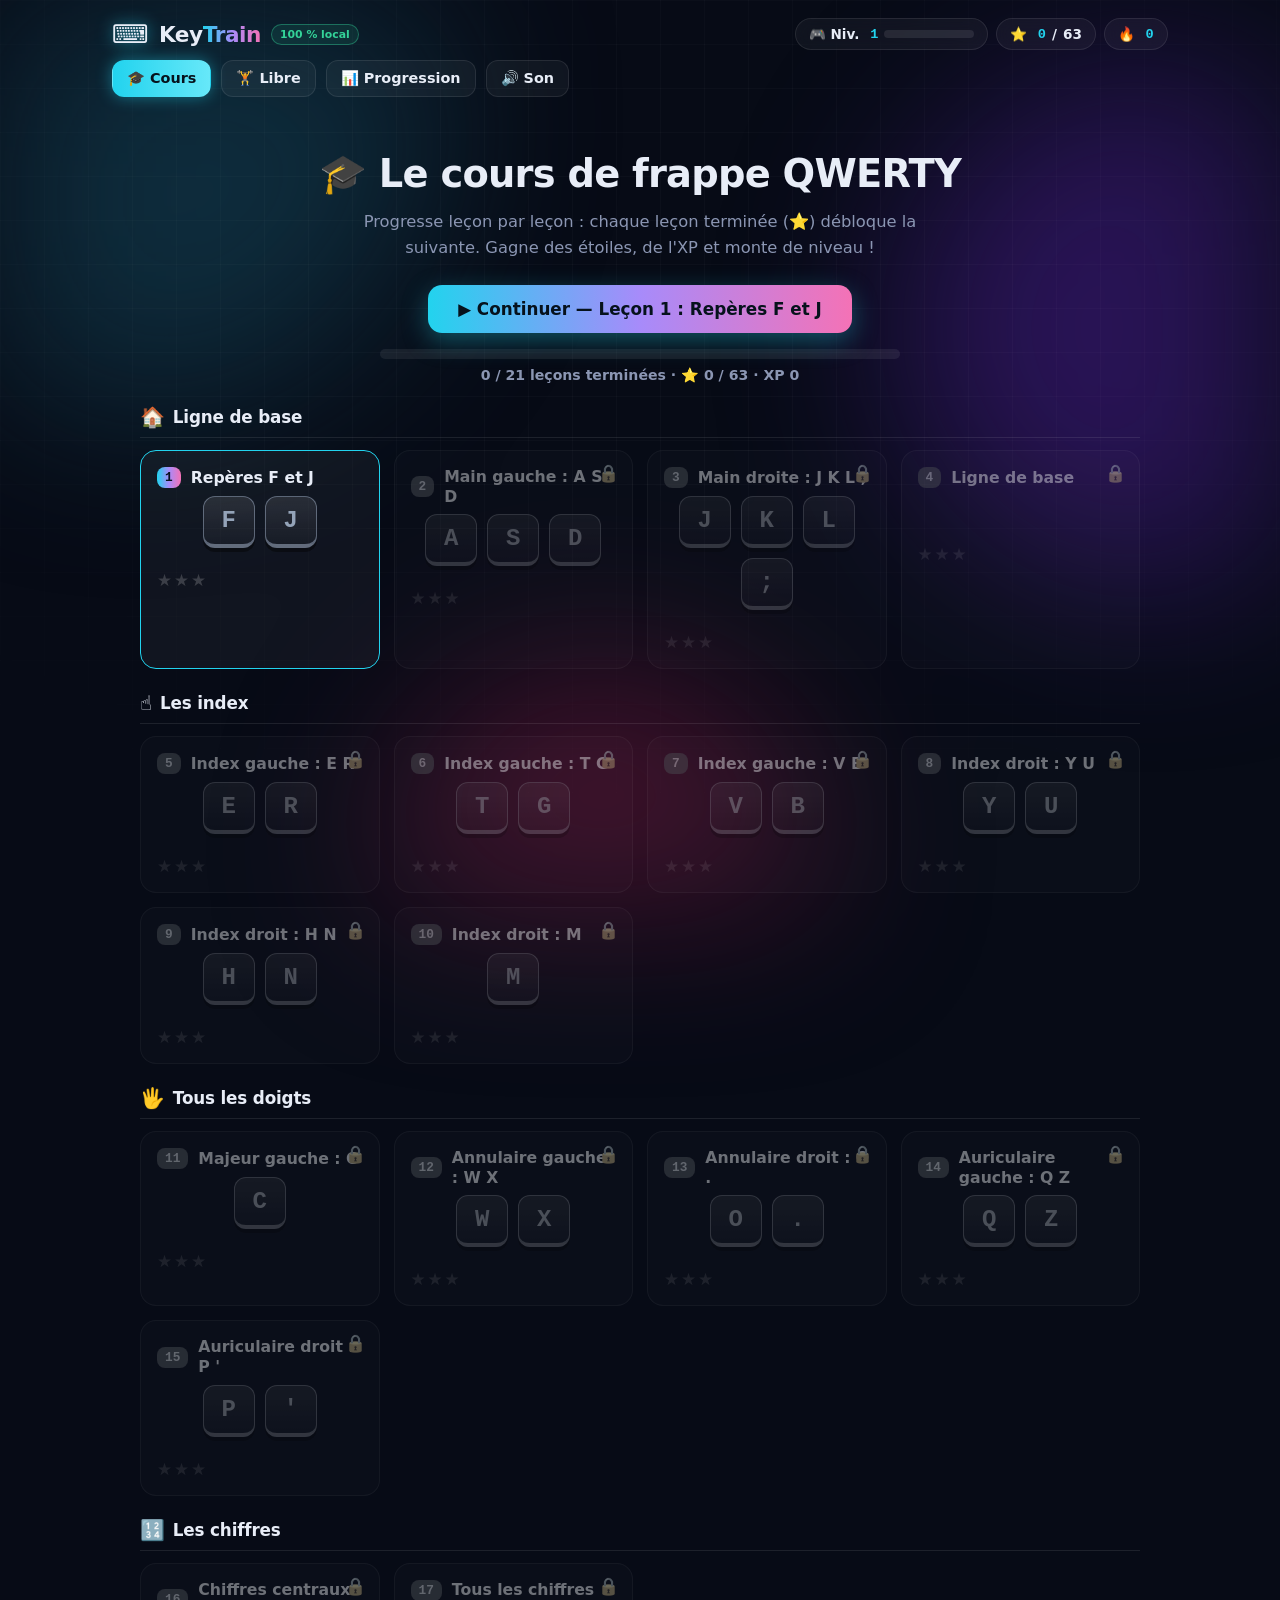
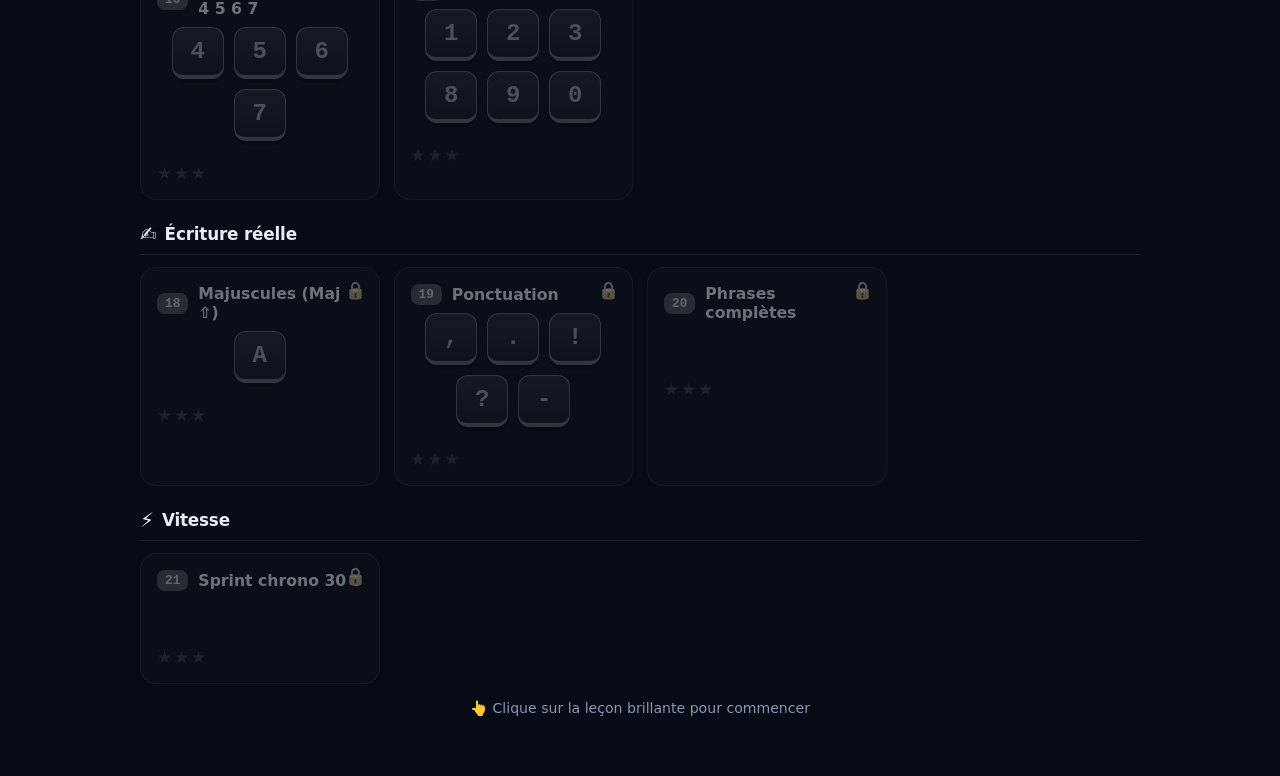
<file: mistral/index.html>
<!DOCTYPE html>
<html lang="fr">
<head>
  <meta charset="UTF-8">
  <meta name="viewport" content="width=device-width, initial-scale=1.0">
  <meta name="description" content="KeyTrain — cours de frappe QWERTY gamifié, 100 % local, aucune connexion Internet requise.">
  <title>KeyTrain — Cours de frappe QWERTY 100 % local</title>
  <link rel="icon" href="data:image/svg+xml,<svg xmlns='http://www.w3.org/2000/svg' viewBox='0 0 100 100'><text y='.9em' font-size='90'>⌨️</text></svg>">
  <link rel="stylesheet" href="css/style.css?v=20261125-3">
</head>
<body>
  <div class="bg-blobs" aria-hidden="true"><span></span><span></span><span></span></div>
  <div class="bg-grid" aria-hidden="true"></div>

  <header class="topbar">
    <div class="logo" id="logo-home" role="button" tabindex="0" title="Voir la carte des leçons">
      <span class="logo-icon">⌨</span>
      <span class="logo-text">Key<em>Train</em></span>
      <span class="logo-badge">100&nbsp;% local</span>
    </div>
    <div class="player-strip" aria-label="Profil du joueur">
      <div class="pchip" title="Niveau — gagne de l'XP à chaque session">
        🎮 Niv.&nbsp;<b id="hdr-level">1</b>
        <span class="xpbar"><i id="hdr-xpfill"></i></span>
      </div>
      <div class="pchip" title="Étoiles gagnées sur les leçons">⭐&nbsp;<b id="hdr-stars">0</b>/<span id="hdr-stars-max">0</span></div>
      <div class="pchip" title="Jours d'entraînement d'affilée">🔥&nbsp;<b id="hdr-streak">0</b></div>
    </div>
    <nav class="topnav">
      <button class="nav-btn tab active" data-view="cours" type="button">🎓 Cours</button>
      <button class="nav-btn tab" data-view="libre" type="button">🏋️ Libre</button>
      <button class="nav-btn tab" data-view="stats" type="button">📊 Progression</button>
      <button class="nav-btn" id="btn-sound" type="button" aria-pressed="true">🔊 Son</button>
    </nav>
  </header>

  <main>
    <!-- ============ COURS (carte des leçons) ============ -->
    <section id="view-cours" class="view">
      <div class="cours-head">
        <h1>🎓 Le cours de frappe QWERTY</h1>
        <p class="hero-sub">Progresse leçon par leçon : chaque leçon terminée (⭐) débloque la suivante. Gagne des étoiles, de l'XP et monte de niveau !</p>
        <button class="btn-primary btn-continue" id="btn-continue" type="button" hidden>▶ Continuer</button>
        <div class="progress big"><div class="progress-bar" id="cours-progress"></div></div>
        <div class="cours-progress-label" id="cours-progress-label"></div>
      </div>
      <div class="lesson-map" id="lesson-map"></div>
      <p class="map-hint" id="map-hint">👆 Clique sur la leçon brillante pour commencer</p>
    </section>

    <!-- ============ LIBRE ============ -->
    <section id="view-libre" class="view" hidden>
      <div class="panel">
        <div class="panel-head">
          <h2>🏋️ Entraînement libre</h2>
          <div class="lang-switch" role="group" aria-label="Langue">
            <button class="chip lang-chip active" data-lang="fr" type="button">🇫🇷 FR</button>
            <button class="chip lang-chip" data-lang="en" type="button">🇬🇧 EN</button>
          </div>
        </div>
        <div class="mode-grid">
          <div class="mode-card active" data-mode="words" role="button" tabindex="0">
            <span class="mode-icon">📝</span>
            <span class="mode-name">Mots</span>
            <span class="mode-desc">Des mots aléatoires pour enchaîner les frappes.</span>
            <span class="mode-levels" data-levels="words">
              <button class="chip sub active" data-level="easy" type="button">Facile</button>
              <button class="chip sub" data-level="normal" type="button">Normal</button>
              <button class="chip sub" data-level="hard" type="button">Difficile</button>
            </span>
          </div>
          <div class="mode-card" data-mode="phrases" role="button" tabindex="0">
            <span class="mode-icon">💬</span>
            <span class="mode-name">Phrases</span>
            <span class="mode-desc">Phrases complètes : rythme, ponctuation, majuscules.</span>
          </div>
          <div class="mode-card" data-mode="keys" role="button" tabindex="0">
            <span class="mode-icon">🎯</span>
            <span class="mode-name">Touches</span>
            <span class="mode-desc">Touches aléatoires sur tout le clavier.</span>
            <span class="mode-levels" data-levels="keys">
              <button class="chip sub active" data-level="home" type="button">Ligne de base</button>
              <button class="chip sub" data-level="top" type="button">+ Haut</button>
              <button class="chip sub" data-level="all" type="button">Tout</button>
            </span>
          </div>
          <div class="mode-card" data-mode="time" role="button" tabindex="0">
            <span class="mode-icon">⏱️</span>
            <span class="mode-name">Chrono</span>
            <span class="mode-desc">Un sprint chronométré.</span>
            <span class="mode-levels" data-levels="time">
              <button class="chip sub" data-duration="30" type="button">30 s</button>
              <button class="chip sub active" data-duration="60" type="button">60 s</button>
              <button class="chip sub" data-duration="120" type="button">120 s</button>
            </span>
          </div>
        </div>
        <div class="home-actions">
          <button class="btn-primary" id="btn-start-free" type="button">Commencer <span class="kbd-hint">Entrée</span></button>
          <label class="switch-label">
            <input type="checkbox" id="opt-keyboard" checked>
            <span>Afficher le clavier</span>
          </label>
        </div>
      </div>
    </section>

    <!-- ============ ENTRAÎNEMENT ============ -->
    <section id="view-train" class="view" hidden>
      <div class="lesson-banner" id="train-context"></div>
      <div class="hud">
        <div class="hud-item"><span class="hud-label">Vitesse</span><span class="hud-value" id="hud-wpm">0</span><span class="hud-unit">MPM</span></div>
        <div class="hud-item"><span class="hud-label">Précision</span><span class="hud-value" id="hud-acc">100</span><span class="hud-unit">%</span></div>
        <div class="hud-item"><span class="hud-label">Erreurs</span><span class="hud-value err" id="hud-err">0</span><span class="hud-unit"></span></div>
        <div class="hud-item"><span class="hud-label">Temps</span><span class="hud-value" id="hud-time">0:00</span><span class="hud-unit"></span></div>
        <button class="nav-btn hud-quit" id="btn-quit" type="button" title="Quitter l'exercice">✕ Quitter</button>
      </div>
      <div class="progress"><div class="progress-bar" id="progress-bar"></div></div>
      <div class="text-zone">
        <div class="text-display" id="text-display" aria-label="Texte à taper"></div>
      </div>
      <div class="kb-zone" id="kb-zone">
        <div class="finger-legend" id="finger-legend"></div>
        <div class="keyboard" id="keyboard"></div>
      </div>
    </section>

    <!-- ============ PROGRESSION ============ -->
    <section id="view-stats" class="view" hidden>
      <div class="panel wide">
        <div class="panel-head">
          <h2>📊 Ta progression</h2>
          <span class="pchip big">🎮 Niveau <b id="stats-level">1</b></span>
        </div>
        <div class="stats-cards" id="stats-cards"></div>
        <div class="chart-block">
          <h3>Vitesse au fil des sessions (MPM)</h3>
          <canvas id="stats-chart" height="180"></canvas>
        </div>
        <div class="chart-block">
          <h3>🏅 Badges</h3>
          <div class="badges-grid" id="badges-grid"></div>
        </div>
        <div class="chart-block">
          <h3>🔥 Carte de chaleur des erreurs (tes touches faibles)</h3>
          <div class="keyboard heat" id="keyboard-heat"></div>
          <p class="heat-hint">Plus une touche est rouge, plus tu te trompes dessus.</p>
        </div>
        <button class="btn-danger" id="btn-clear-history" type="button">Effacer mon historique et ma progression</button>
      </div>
    </section>
  </main>

  <!-- ============ MODALE INTRODUCTION DE LEÇON ============ -->
  <div class="modal-overlay" id="lesson-modal" hidden>
    <div class="modal" role="dialog" aria-modal="true">
      <div class="lesson-newkeys" id="lesson-newkeys"></div>
      <h2 id="lesson-name"></h2>
      <p class="lesson-desc" id="lesson-desc"></p>
      <div class="lesson-best" id="lesson-best"></div>
      <div class="res-actions">
        <button class="btn-primary" id="btn-lesson-start" type="button">C'est parti ▶</button>
        <button class="nav-btn" id="btn-lesson-back" type="button">← Carte des leçons</button>
      </div>
    </div>
  </div>

  <!-- ============ MODALE RÉSULTATS ============ -->
  <div class="modal-overlay" id="results-modal" hidden>
    <div class="modal" role="dialog" aria-modal="true" aria-labelledby="res-title">
      <div class="record-banner" id="levelup-banner" hidden>🎉 Niveau <span id="levelup-n">2</span> atteint !</div>
      <div class="record-banner" id="record-banner" hidden>🏆 Nouveau record personnel !</div>
      <div class="stars-row" id="res-stars" hidden>
        <span class="star" data-s="1">★</span><span class="star" data-s="2">★</span><span class="star" data-s="3">★</span>
      </div>
      <div class="res-xp" id="res-xp"></div>
      <h2 id="res-title">Résultats</h2>
      <div class="res-hero">
        <div class="res-wpm"><span id="res-wpm">0</span><span class="res-wpm-unit">MPM</span></div>
        <div class="res-sub" id="res-sub">mots par minute</div>
      </div>
      <div class="res-grid">
        <div class="res-cell"><span class="res-num" id="res-acc">0%</span><span class="res-lab">Précision</span></div>
        <div class="res-cell"><span class="res-num err" id="res-err">0</span><span class="res-lab">Erreurs</span></div>
        <div class="res-cell"><span class="res-num" id="res-chars">0</span><span class="res-lab">Caractères justes</span></div>
        <div class="res-cell"><span class="res-num" id="res-time">0:00</span><span class="res-lab">Durée</span></div>
      </div>
      <div class="badge-earned" id="res-badges" hidden></div>
      <div class="res-chart-block">
        <canvas id="res-chart" height="110"></canvas>
      </div>
      <div class="res-actions">
        <button class="btn-primary" id="btn-next" type="button" hidden>Leçon suivante ▶</button>
        <button class="btn-primary" id="btn-again" type="button">🔁 Rejouer</button>
        <button class="nav-btn" id="btn-home" type="button">🎓 Carte des leçons</button>
      </div>
    </div>
  </div>

  <div class="toast" id="toast" hidden></div>

  <script src="js/words-fr.js?v=20261125-3"></script>
  <script src="js/words-en.js?v=20261125-3"></script>
  <script src="js/lessons.js?v=20261125-3"></script>
  <script src="js/app.js?v=20261125-3"></script>
</body>
</html>
</file>
<file: hub.css>
/* ==========================================================================
   BENCHMARK HUB — Editorial Showcase & Live Switcher (Antigravity / Mistral 4 / GLM)
   ========================================================================== */

:root {
  --bg: hsl(40, 22%, 95%);
  --surface: hsl(40, 28%, 98%);
  --surface-muted: hsl(38, 16%, 90%);
  --ink: hsl(35, 14%, 12%);
  --ink-secondary: hsl(35, 9%, 37%);
  --ink-muted: hsl(35, 7%, 54%);
  --border: hsla(35, 15%, 16%, 0.11);
  --border-strong: hsla(35, 15%, 16%, 0.2);

  --accent: hsl(16, 80%, 48%);
  --accent-ink: hsl(40, 33%, 98%);
  --accent-soft: hsla(16, 80%, 48%, 0.11);

  --shadow-card: 0 2px 4px hsla(32, 20%, 12%, 0.04), 0 10px 26px -10px hsla(32, 20%, 12%, 0.09);
  --font-sans: 'Plus Jakarta Sans', -apple-system, BlinkMacSystemFont, 'Segoe UI', sans-serif;
  --font-mono: 'JetBrains Mono', ui-monospace, SFMono-Regular, Menlo, monospace;
}

[data-theme="dark"] {
  --bg: hsl(38, 6%, 9%);
  --surface: hsl(38, 6%, 13%);
  --surface-muted: hsl(38, 5%, 16.5%);
  --ink: hsl(38, 20%, 92%);
  --ink-secondary: hsl(38, 10%, 68%);
  --ink-muted: hsl(38, 7%, 48%);
  --border: hsla(38, 20%, 90%, 0.09);
  --border-strong: hsla(38, 20%, 90%, 0.17);

  --accent: hsl(16, 84%, 56%);
  --accent-soft: hsla(16, 84%, 56%, 0.16);
  --shadow-card: 0 4px 16px hsla(0, 0%, 0%, 0.35);
}

*,
*::before,
*::after {
  box-sizing: border-box;
}

html,
body {
  margin: 0;
  padding: 0;
  min-height: 100vh;
  background-color: var(--bg);
  background-image: radial-gradient(hsla(36, 20%, 50%, 0.04) 1px, transparent 0);
  background-size: 22px 22px;
  color: var(--ink);
  font-family: var(--font-sans);
  -webkit-font-smoothing: antialiased;
}

button,
a {
  font-family: inherit;
}

/* ==========================================================================
   Gallery / Hub Landing View
   ========================================================================== */

.hub-landing {
  max-width: 1140px;
  margin: 0 auto;
  padding: 2.5rem 1.5rem 3.5rem;
}

.hub-topbar {
  display: flex;
  align-items: center;
  justify-content: space-between;
  gap: 1rem;
  padding-bottom: 1.75rem;
  border-bottom: 1px solid var(--border);
  margin-bottom: 2.5rem;
  flex-wrap: wrap;
}

.hub-brand {
  display: flex;
  align-items: center;
  gap: 0.75rem;
}

.hub-keycap {
  width: 38px;
  height: 38px;
  border-radius: 8px;
  background: var(--surface);
  border: 1px solid var(--border-strong);
  box-shadow: 0 3px 0 var(--surface-muted), 0 4px 8px hsla(0, 0%, 0%, 0.08);
  font-family: var(--font-mono);
  font-weight: 700;
  font-size: 0.95rem;
  display: grid;
  place-items: center;
}

.hub-kicker {
  font-family: var(--font-mono);
  font-size: 0.73rem;
  text-transform: uppercase;
  letter-spacing: 0.06em;
  color: var(--ink-muted);
}

.theme-btn {
  height: 34px;
  padding: 0 0.75rem;
  border-radius: 6px;
  border: 1px solid var(--border-strong);
  background: var(--surface);
  color: var(--ink-secondary);
  font-size: 0.8rem;
  font-weight: 600;
  cursor: pointer;
}

.theme-btn:hover {
  color: var(--ink);
}

.hub-hero {
  max-width: 68ch;
  margin-bottom: 2.5rem;
}

.hub-hero h1 {
  margin: 0 0 0.65rem;
  font-size: clamp(1.75rem, 3.2vw, 2.4rem);
  line-height: 1.15;
  letter-spacing: -0.03em;
}

.hub-hero p {
  margin: 0;
  font-size: 1rem;
  line-height: 1.6;
  color: var(--ink-secondary);
}

/* 3-Column Equal Candidate Grid */
.candidates-grid {
  display: grid;
  grid-template-columns: repeat(auto-fit, minmax(310px, 1fr));
  gap: 1.25rem;
  margin-bottom: 2.25rem;
}

.candidate-card {
  background: var(--surface);
  border: 1px solid var(--border-strong);
  border-radius: 14px;
  padding: 1.4rem;
  box-shadow: var(--shadow-card);
  display: flex;
  flex-direction: column;
  justify-content: space-between;
  gap: 1.25rem;
  transition: transform 150ms ease, box-shadow 150ms ease;
}

.candidate-card:hover {
  transform: translateY(-3px);
}

.card-meta-row {
  display: flex;
  align-items: center;
  justify-content: space-between;
  gap: 0.5rem;
  margin-bottom: 0.65rem;
}

.model-tag {
  font-family: var(--font-mono);
  font-size: 0.74rem;
  font-weight: 700;
  padding: 0.2rem 0.55rem;
  border-radius: 5px;
  background: var(--surface-muted);
  color: var(--ink);
}

.branch-tag {
  font-family: var(--font-mono);
  font-size: 0.7rem;
  color: var(--ink-muted);
}

.candidate-card h2 {
  margin: 0 0 0.45rem;
  font-size: 1.25rem;
  letter-spacing: -0.02em;
}

.candidate-desc {
  margin: 0 0 0.95rem;
  font-size: 0.88rem;
  line-height: 1.55;
  color: var(--ink-secondary);
}

.feature-list {
  margin: 0;
  padding-left: 1.1rem;
  font-size: 0.82rem;
  line-height: 1.65;
  color: var(--ink-secondary);
}

.card-actions {
  display: flex;
  align-items: center;
  gap: 0.55rem;
  padding-top: 1rem;
  border-top: 1px solid var(--border);
}

.btn-compare {
  flex: 1;
  height: 38px;
  border: none;
  border-radius: 8px;
  background: var(--accent);
  color: var(--accent-ink);
  font-size: 0.83rem;
  font-weight: 600;
  cursor: pointer;
  box-shadow: 0 2px 0 hsl(16, 76%, 34%);
  transition: filter 120ms ease, transform 80ms ease;
}

.btn-compare:hover {
  filter: brightness(1.06);
}

.btn-compare:active {
  transform: translateY(1px);
}

.btn-standalone {
  height: 38px;
  padding: 0 0.85rem;
  border-radius: 8px;
  border: 1px solid var(--border-strong);
  background: transparent;
  color: var(--ink);
  font-size: 0.82rem;
  font-weight: 600;
  text-decoration: none;
  display: inline-flex;
  align-items: center;
  gap: 0.3rem;
  transition: background-color 120ms ease;
}

.btn-standalone:hover {
  background: var(--surface-muted);
}

.hub-note {
  background: var(--surface);
  border: 1px solid var(--border);
  border-radius: 10px;
  padding: 0.95rem 1.2rem;
  font-size: 0.83rem;
  color: var(--ink-secondary);
  display: flex;
  align-items: center;
  justify-content: space-between;
  gap: 1rem;
  flex-wrap: wrap;
}

/* ==========================================================================
   Full-Viewport Live Comparator Mode
   ========================================================================== */

.comparator-shell {
  display: flex;
  flex-direction: column;
  height: 100vh;
  width: 100vw;
  overflow: hidden;
}

.comparator-shell[hidden],
.hub-landing[hidden] {
  display: none !important;
}

.comparator-bar {
  height: 46px;
  flex-shrink: 0;
  background: var(--surface);
  border-bottom: 1px solid var(--border-strong);
  padding: 0 1rem;
  display: flex;
  align-items: center;
  justify-content: space-between;
  gap: 0.75rem;
}

.back-hub-btn {
  height: 30px;
  padding: 0 0.65rem;
  border-radius: 6px;
  border: 1px solid var(--border-strong);
  background: var(--bg);
  color: var(--ink);
  font-size: 0.78rem;
  font-weight: 600;
  cursor: pointer;
}

.back-hub-btn:hover {
  background: var(--surface-muted);
}

.switcher-pills {
  display: inline-flex;
  align-items: center;
  gap: 0.25rem;
  background: var(--surface-muted);
  padding: 0.2rem;
  border-radius: 7px;
}

.switch-pill {
  border: none;
  background: transparent;
  height: 28px;
  padding: 0 0.8rem;
  border-radius: 5px;
  font-size: 0.78rem;
  font-weight: 600;
  color: var(--ink-secondary);
  cursor: pointer;
  transition: all 120ms ease;
}

.switch-pill:hover {
  color: var(--ink);
}

.switch-pill.is-active {
  background: var(--surface);
  color: var(--accent);
  box-shadow: 0 1px 2px hsla(0, 0%, 0%, 0.08);
}

.comparator-right {
  display: flex;
  align-items: center;
  gap: 0.5rem;
}

.open-direct-link {
  font-size: 0.76rem;
  font-weight: 600;
  color: var(--ink-secondary);
  text-decoration: none;
  padding: 0.28rem 0.6rem;
  border-radius: 5px;
  border: 1px solid var(--border-strong);
}

.open-direct-link:hover {
  color: var(--ink);
  background: var(--surface-muted);
}

.comparator-frame {
  flex: 1;
  width: 100%;
  border: none;
  background: #fff;
}

@media (max-width: 680px) {
  .comparator-bar {
    height: auto;
    padding: 0.45rem 0.65rem;
    flex-wrap: wrap;
  }
}
</file>
<file: antigravity/css/styles.css>
/* ==========================================================================
   KEYCRAFT QWERTY V2 — Gamified Touch-Typing Adventure & Tactile Studio
   ========================================================================== */

:root {
  /* Daylight Tactile Studio Palette */
  --bg-app: hsl(42, 30%, 96%);
  --bg-surface: hsl(0, 0%, 100%);
  --bg-subtle: hsl(40, 22%, 92%);
  --bg-well: hsl(38, 18%, 87%);

  /* Text & Ink */
  --ink-900: hsl(222, 28%, 14%);
  --ink-700: hsl(220, 16%, 34%);
  --ink-500: hsl(220, 11%, 52%);
  --ink-300: hsl(220, 12%, 72%);

  /* Brand & Gamification Accents */
  --primary: hsl(18, 88%, 52%);
  --primary-lip: hsl(18, 84%, 38%);
  --primary-soft: hsla(18, 88%, 52%, 0.12);
  --primary-ink: hsl(0, 0%, 100%);

  --emerald: hsl(154, 64%, 38%);
  --emerald-lip: hsl(154, 66%, 27%);
  --emerald-soft: hsla(154, 64%, 38%, 0.13);

  --gold: hsl(41, 96%, 48%);
  --gold-lip: hsl(36, 90%, 36%);
  --gold-soft: hsla(41, 96%, 48%, 0.16);

  --cobalt: hsl(208, 84%, 50%);
  --cobalt-lip: hsl(208, 82%, 36%);
  --cobalt-soft: hsla(208, 84%, 50%, 0.13);

  --danger: hsl(4, 78%, 52%);
  --danger-soft: hsla(4, 78%, 52%, 0.14);

  /* Mechanical Keyboard & Keycaps */
  --deck-chassis: hsl(38, 16%, 85%);
  --deck-well: hsl(36, 14%, 76%);
  --key-bg: hsl(42, 35%, 99%);
  --key-mod-bg: hsl(38, 18%, 92%);
  --key-lip: hsl(36, 14%, 77%);
  --key-mod-lip: hsl(35, 13%, 70%);
  --key-ink: hsl(222, 24%, 18%);
  --key-muted: hsl(220, 10%, 48%);

  /* Finger Zone Pastels */
  --zone-pinky: hsla(12, 82%, 58%, 0.16);
  --zone-ring: hsla(38, 90%, 52%, 0.17);
  --zone-middle: hsla(154, 62%, 44%, 0.16);
  --zone-index-l: hsla(198, 78%, 48%, 0.16);
  --zone-index-r: hsla(216, 76%, 54%, 0.16);
  --zone-thumb: hsla(40, 20%, 55%, 0.14);

  /* Borders & Tactile Elevation */
  --border: hsla(220, 20%, 18%, 0.09);
  --border-strong: hsla(220, 20%, 18%, 0.16);
  --shadow-card: 0 2px 6px hsla(220, 25%, 12%, 0.04), 0 10px 24px -8px hsla(220, 25%, 12%, 0.07);
  --shadow-float: 0 14px 38px -8px hsla(220, 30%, 12%, 0.16);

  /* Typography */
  --font-sans: 'Plus Jakarta Sans', -apple-system, BlinkMacSystemFont, 'Segoe UI', sans-serif;
  --font-mono: 'JetBrains Mono', ui-monospace, SFMono-Regular, Menlo, Consolas, monospace;

  --radius-xs: 6px;
  --radius-sm: 10px;
  --radius-md: 14px;
  --radius-lg: 20px;
  --radius-xl: 26px;
  --max-w: 1160px;
}

[data-theme="dark"] {
  --bg-app: hsl(222, 18%, 10%);
  --bg-surface: hsl(222, 17%, 14%);
  --bg-subtle: hsl(222, 16%, 18%);
  --bg-well: hsl(222, 20%, 8%);

  --ink-900: hsl(40, 25%, 95%);
  --ink-700: hsl(220, 14%, 72%);
  --ink-500: hsl(220, 10%, 52%);
  --ink-300: hsl(220, 10%, 34%);

  --primary: hsl(18, 90%, 56%);
  --primary-lip: hsl(18, 82%, 38%);
  --primary-soft: hsla(18, 90%, 56%, 0.16);

  --emerald: hsl(154, 62%, 46%);
  --emerald-lip: hsl(154, 64%, 30%);
  --emerald-soft: hsla(154, 62%, 46%, 0.16);

  --gold: hsl(42, 95%, 54%);
  --gold-lip: hsl(37, 88%, 36%);
  --gold-soft: hsla(42, 95%, 54%, 0.16);

  --cobalt: hsl(206, 86%, 58%);
  --cobalt-lip: hsl(206, 80%, 38%);
  --cobalt-soft: hsla(206, 86%, 58%, 0.16);

  --danger: hsl(4, 82%, 60%);
  --danger-soft: hsla(4, 82%, 60%, 0.18);

  --deck-chassis: hsl(222, 15%, 16%);
  --deck-well: hsl(222, 18%, 9.5%);
  --key-bg: hsl(222, 14%, 21%);
  --key-mod-bg: hsl(222, 14%, 17%);
  --key-lip: hsl(222, 18%, 11%);
  --key-mod-lip: hsl(222, 18%, 9%);
  --key-ink: hsl(40, 20%, 92%);
  --key-muted: hsl(220, 10%, 58%);

  --border: hsla(0, 0%, 100%, 0.08);
  --border-strong: hsla(0, 0%, 100%, 0.15);
  --shadow-card: 0 4px 18px hsla(0, 0%, 0%, 0.28);
  --shadow-float: 0 18px 44px hsla(0, 0%, 0%, 0.5);
}

/* Base Reset */
*,
*::before,
*::after {
  box-sizing: border-box;
}

html {
  font-size: 16px;
  -webkit-font-smoothing: antialiased;
  scroll-behavior: smooth;
}

body {
  margin: 0;
  min-height: 100vh;
  background-color: var(--bg-app);
  color: var(--ink-900);
  font-family: var(--font-sans);
  line-height: 1.5;
  display: flex;
  flex-direction: column;
  transition: background-color 180ms ease, color 180ms ease;
}

button,
input,
select,
textarea {
  font-family: inherit;
  color: inherit;
}

button {
  cursor: pointer;
}

[hidden] {
  display: none !important;
}

:focus-visible {
  outline: 2px solid var(--primary);
  outline-offset: 2px;
}

.sr-only {
  position: absolute;
  width: 1px;
  height: 1px;
  padding: 0;
  margin: -1px;
  overflow: hidden;
  clip: rect(0, 0, 0, 0);
  white-space: nowrap;
  border: 0;
}

/* ==========================================================================
   Tactile 3D Buttons (TypingClub / Duolingo Pushable Feel)
   ========================================================================== */

.btn-3d {
  display: inline-flex;
  align-items: center;
  justify-content: center;
  gap: 0.5rem;
  height: 44px;
  padding: 0 1.25rem;
  border-radius: var(--radius-sm);
  border: none;
  font-size: 0.9rem;
  font-weight: 700;
  letter-spacing: -0.01em;
  background: var(--primary);
  color: var(--primary-ink);
  box-shadow: 0 4px 0 var(--primary-lip);
  transition: transform 80ms ease, box-shadow 80ms ease, filter 120ms ease;
  text-decoration: none;
  user-select: none;
}

.btn-3d:hover {
  filter: brightness(1.05);
}

.btn-3d:active {
  transform: translateY(3px);
  box-shadow: 0 1px 0 var(--primary-lip);
}

.btn-3d.is-emerald {
  background: var(--emerald);
  box-shadow: 0 4px 0 var(--emerald-lip);
}
.btn-3d.is-emerald:active {
  box-shadow: 0 1px 0 var(--emerald-lip);
}

.btn-3d.is-cobalt {
  background: var(--cobalt);
  box-shadow: 0 4px 0 var(--cobalt-lip);
}
.btn-3d.is-cobalt:active {
  box-shadow: 0 1px 0 var(--cobalt-lip);
}

.btn-soft {
  display: inline-flex;
  align-items: center;
  justify-content: center;
  gap: 0.42rem;
  height: 40px;
  padding: 0 1rem;
  border-radius: var(--radius-sm);
  border: 1.5px solid var(--border-strong);
  background: var(--bg-surface);
  color: var(--ink-900);
  font-size: 0.84rem;
  font-weight: 700;
  box-shadow: 0 2px 0 var(--border);
  transition: transform 80ms ease, background-color 120ms ease, border-color 120ms ease;
}

.btn-soft:hover {
  background: var(--bg-subtle);
}

.btn-soft:active {
  transform: translateY(1.5px);
}

.btn-soft.is-sm {
  height: 33px;
  padding: 0 0.72rem;
  font-size: 0.78rem;
  border-radius: 8px;
}

/* ==========================================================================
   Top Navigation & Player Gamification Bar
   ========================================================================== */

.top-header {
  position: sticky;
  top: 0;
  z-index: 40;
  background: var(--bg-surface);
  border-bottom: 1px solid var(--border);
}

.header-bar {
  max-width: var(--max-w);
  margin: 0 auto;
  padding: 0.65rem 1.25rem;
  display: flex;
  align-items: center;
  justify-content: space-between;
  gap: 0.85rem;
  flex-wrap: wrap;
}

.brand-logo {
  display: inline-flex;
  align-items: center;
  gap: 0.65rem;
  text-decoration: none;
  color: var(--ink-900);
}

.logo-cap {
  width: 36px;
  height: 36px;
  border-radius: 9px;
  background: var(--primary);
  color: #fff;
  font-family: var(--font-mono);
  font-weight: 800;
  font-size: 1.05rem;
  display: grid;
  place-items: center;
  box-shadow: 0 3px 0 var(--primary-lip);
}

.brand-name {
  margin: 0;
  font-size: 1.02rem;
  font-weight: 800;
  letter-spacing: -0.025em;
  line-height: 1.1;
}

.brand-tag {
  font-size: 0.7rem;
  color: var(--ink-500);
  font-weight: 600;
}

/* Main Navigation Pills */
.primary-nav {
  display: inline-flex;
  align-items: center;
  gap: 0.25rem;
  background: var(--bg-subtle);
  padding: 0.25rem;
  border-radius: 12px;
}

.nav-btn {
  border: none;
  background: transparent;
  height: 36px;
  padding: 0 0.9rem;
  border-radius: 9px;
  font-size: 0.84rem;
  font-weight: 700;
  color: var(--ink-700);
  display: inline-flex;
  align-items: center;
  gap: 0.42rem;
  transition: background-color 140ms ease, color 140ms ease, box-shadow 140ms ease;
}

.nav-btn:hover {
  color: var(--ink-900);
}

.nav-btn[aria-selected="true"] {
  background: var(--bg-surface);
  color: var(--primary);
  box-shadow: 0 1px 4px hsla(0, 0%, 0%, 0.08);
}

/* Player Status Strip (XP Level + Stars + Streak + Theme/Sound) */
.player-hud {
  display: flex;
  align-items: center;
  gap: 0.55rem;
  flex-wrap: wrap;
}

.hud-pill {
  height: 35px;
  padding: 0 0.7rem;
  border-radius: 999px;
  background: var(--bg-subtle);
  border: 1px solid var(--border);
  display: inline-flex;
  align-items: center;
  gap: 0.42rem;
  font-size: 0.78rem;
  font-weight: 700;
  font-variant-numeric: tabular-nums;
}

.xp-pill {
  background: var(--cobalt-soft);
  color: var(--cobalt);
  border-color: hsla(208, 84%, 50%, 0.22);
}

.xp-mini-bar {
  width: 44px;
  height: 6px;
  border-radius: 99px;
  background: hsla(208, 84%, 50%, 0.2);
  overflow: hidden;
}

.xp-mini-fill {
  height: 100%;
  background: var(--cobalt);
  border-radius: 99px;
  transition: width 300ms ease;
}

.stars-pill {
  background: var(--gold-soft);
  color: var(--gold-lip);
  border-color: hsla(41, 96%, 48%, 0.28);
}
[data-theme="dark"] .stars-pill {
  color: var(--gold);
}

.streak-pill {
  background: var(--primary-soft);
  color: var(--primary);
  border-color: hsla(18, 88%, 52%, 0.22);
}

.compact-select {
  height: 35px;
  padding: 0 0.55rem;
  border-radius: 9px;
  border: 1px solid var(--border-strong);
  background: var(--bg-surface);
  font-size: 0.76rem;
  font-weight: 700;
  color: var(--ink-700);
}

/* ==========================================================================
   Main Container & View Switching
   ========================================================================== */

.main-shell {
  flex: 1;
  width: 100%;
  max-width: var(--max-w);
  margin: 0 auto;
  padding: 1.4rem 1.25rem 3rem;
}

.app-view {
  display: none;
  animation: fadeSlide 180ms ease-out;
}

.app-view.is-active {
  display: block;
}

@keyframes fadeSlide {
  from {
    opacity: 0;
    transform: translateY(5px);
  }
  to {
    opacity: 1;
    transform: translateY(0);
  }
}

/* ==========================================================================
   VIEW 1 : ADVENTURE PATH ("PARCOURS" — TypingClub Style)
   ========================================================================== */

.adventure-hero {
  background: var(--bg-surface);
  border: 1.5px solid var(--border-strong);
  border-radius: var(--radius-lg);
  padding: 1.5rem 1.75rem;
  margin-bottom: 1.75rem;
  box-shadow: var(--shadow-card);
  display: flex;
  align-items: center;
  justify-content: space-between;
  gap: 1.5rem;
  flex-wrap: wrap;
}

.hero-left {
  flex: 1 1 380px;
}

.hero-eyebrow {
  display: inline-flex;
  align-items: center;
  gap: 0.45rem;
  font-size: 0.75rem;
  font-weight: 800;
  text-transform: uppercase;
  letter-spacing: 0.06em;
  color: var(--primary);
  margin-bottom: 0.35rem;
}

.hero-title {
  margin: 0 0 0.4rem;
  font-size: clamp(1.3rem, 2.3vw, 1.65rem);
  font-weight: 800;
  letter-spacing: -0.025em;
}

.hero-desc {
  margin: 0;
  color: var(--ink-700);
  font-size: 0.92rem;
  max-width: 58ch;
}

.hero-actions {
  display: flex;
  flex-direction: column;
  align-items: flex-end;
  gap: 0.6rem;
}

.daily-goal-strip {
  display: flex;
  align-items: center;
  gap: 0.6rem;
  font-size: 0.78rem;
  font-weight: 700;
  color: var(--ink-700);
  background: var(--bg-subtle);
  padding: 0.38rem 0.75rem;
  border-radius: 99px;
}

.daily-bar {
  width: 72px;
  height: 7px;
  border-radius: 99px;
  background: var(--border-strong);
  overflow: hidden;
}

.daily-bar-fill {
  height: 100%;
  background: var(--emerald);
  border-radius: 99px;
  transition: width 250ms ease;
}

/* World Cards & TypingClub Stepping Stones */
.worlds-stack {
  display: flex;
  flex-direction: column;
  gap: 1.6rem;
}

.world-section {
  background: var(--bg-surface);
  border: 1.5px solid var(--border-strong);
  border-radius: var(--radius-lg);
  padding: 1.35rem 1.5rem 1.5rem;
  box-shadow: var(--shadow-card);
}

.world-header {
  display: flex;
  align-items: center;
  justify-content: space-between;
  gap: 1rem;
  padding-bottom: 1rem;
  margin-bottom: 1.15rem;
  border-bottom: 1px solid var(--border);
  flex-wrap: wrap;
}

.world-badge-row {
  display: flex;
  align-items: center;
  gap: 0.75rem;
}

.world-num-pill {
  width: 40px;
  height: 40px;
  border-radius: 12px;
  background: var(--primary-soft);
  color: var(--primary);
  font-family: var(--font-mono);
  font-weight: 800;
  font-size: 1rem;
  display: grid;
  place-items: center;
}

.world-title {
  margin: 0;
  font-size: 1.14rem;
  font-weight: 800;
  letter-spacing: -0.02em;
}

.world-sub {
  margin: 0.12rem 0 0;
  font-size: 0.83rem;
  color: var(--ink-700);
}

.world-stars-box {
  display: inline-flex;
  align-items: center;
  gap: 0.5rem;
  padding: 0.35rem 0.8rem;
  border-radius: 99px;
  background: var(--gold-soft);
  color: var(--gold-lip);
  font-family: var(--font-mono);
  font-size: 0.82rem;
  font-weight: 800;
}
[data-theme="dark"] .world-stars-box {
  color: var(--gold);
}

/* Stepping Stone Nodes Grid */
.stages-trail {
  display: grid;
  grid-template-columns: repeat(auto-fill, minmax(168px, 1fr));
  gap: 0.85rem;
}

.stage-node {
  position: relative;
  text-align: left;
  background: var(--bg-app);
  border: 2px solid var(--border-strong);
  border-radius: var(--radius-md);
  padding: 0.9rem 0.95rem;
  display: flex;
  flex-direction: column;
  justify-content: space-between;
  gap: 0.65rem;
  box-shadow: 0 3px 0 var(--border-strong);
  transition: transform 120ms ease, border-color 120ms ease, box-shadow 120ms ease, background-color 120ms ease;
}

.stage-node:hover {
  transform: translateY(-2px);
  border-color: var(--primary);
  background: var(--bg-surface);
}

.stage-node:active {
  transform: translateY(2px);
  box-shadow: 0 1px 0 var(--border-strong);
}

.stage-node.is-completed {
  background: var(--bg-surface);
  border-color: hsla(154, 64%, 38%, 0.45);
}

.stage-node.is-perfect {
  border-color: hsla(41, 96%, 48%, 0.65);
}

.stage-node.is-recommended {
  background: var(--bg-surface);
  border-color: var(--primary);
  box-shadow: 0 4px 0 var(--primary-lip), 0 8px 20px hsla(18, 88%, 52%, 0.16);
}

.node-top {
  display: flex;
  align-items: center;
  justify-content: space-between;
  gap: 0.4rem;
}

.node-icon-badge {
  width: 32px;
  height: 32px;
  border-radius: 9px;
  display: grid;
  place-items: center;
  font-size: 0.95rem;
  background: var(--bg-subtle);
}

.stage-node.is-recommended .node-icon-badge {
  background: var(--primary);
  color: #fff;
}

.stage-node.is-completed .node-icon-badge {
  background: var(--emerald-soft);
}

.node-step-num {
  font-family: var(--font-mono);
  font-size: 0.7rem;
  font-weight: 800;
  color: var(--ink-500);
}

.node-title {
  margin: 0.15rem 0 0.25rem;
  font-size: 0.88rem;
  font-weight: 800;
  line-height: 1.25;
  color: var(--ink-900);
}

.node-keys {
  font-family: var(--font-mono);
  font-size: 0.71rem;
  font-weight: 600;
  color: var(--ink-700);
  background: var(--bg-subtle);
  padding: 0.18rem 0.42rem;
  border-radius: 5px;
  display: inline-block;
}

.node-stars-row {
  display: flex;
  align-items: center;
  justify-content: space-between;
  gap: 0.35rem;
  padding-top: 0.45rem;
  border-top: 1px solid var(--border);
}

.five-stars {
  font-size: 0.82rem;
  letter-spacing: 0.05em;
  color: var(--ink-300);
}

.five-stars .on {
  color: var(--gold);
}

.node-wpm-tag {
  font-family: var(--font-mono);
  font-size: 0.68rem;
  font-weight: 700;
  color: var(--emerald);
}

/* ==========================================================================
   FOCUS LESSON / STAGE ARENA (Distraction-Free TypingClub Experience)
   ========================================================================== */

.arena-topbar {
  display: flex;
  align-items: center;
  justify-content: space-between;
  gap: 0.75rem;
  margin-bottom: 0.9rem;
  flex-wrap: wrap;
}

.arena-title-cluster {
  display: flex;
  align-items: center;
  gap: 0.75rem;
  min-width: 0;
}

.arena-stage-heading {
  margin: 0;
  font-size: 1.05rem;
  font-weight: 800;
  letter-spacing: -0.02em;
}

.arena-stage-sub {
  font-size: 0.78rem;
  color: var(--ink-700);
}

/* Live 5-Star Target Meter + WPM + Combo */
.arena-telemetry {
  display: flex;
  align-items: center;
  gap: 0.55rem;
  flex-wrap: wrap;
}

.telemetry-box {
  background: var(--bg-surface);
  border: 1px solid var(--border-strong);
  border-radius: 10px;
  padding: 0.38rem 0.75rem;
  display: inline-flex;
  align-items: center;
  gap: 0.45rem;
  font-size: 0.8rem;
  font-weight: 700;
}

.telemetry-val {
  font-family: var(--font-mono);
  font-size: 1.02rem;
  font-weight: 800;
  font-variant-numeric: tabular-nums;
}

.combo-pill {
  background: var(--bg-subtle);
  border: 1px solid var(--border-strong);
  border-radius: 10px;
  padding: 0.38rem 0.75rem;
  font-family: var(--font-mono);
  font-size: 0.82rem;
  font-weight: 800;
  color: var(--ink-700);
  transition: transform 110ms ease, background-color 140ms ease, color 140ms ease;
}

.combo-pill.is-hot {
  background: var(--primary);
  border-color: var(--primary);
  color: #fff;
  transform: scale(1.05);
}

.live-star-meter {
  display: inline-flex;
  align-items: center;
  gap: 0.15rem;
  font-size: 1.05rem;
  color: var(--ink-300);
}

.live-star-meter .lit {
  color: var(--gold);
  transform: scale(1.08);
}

/* Smart AZERTY Mismatch Helper Banner */
.azerty-helper-banner {
  background: var(--gold-soft);
  border: 1.5px solid hsla(41, 96%, 48%, 0.45);
  border-radius: var(--radius-md);
  padding: 0.7rem 1rem;
  margin-bottom: 0.85rem;
  display: flex;
  align-items: center;
  justify-content: space-between;
  gap: 0.8rem;
  flex-wrap: wrap;
  font-size: 0.84rem;
  font-weight: 600;
}

/* ==========================================================================
   KEY DISCOVERY CARD (TypingClub "Appuyez sur F pour continuer" Screen)
   ========================================================================== */

.discovery-card {
  background: var(--bg-surface);
  border: 1.5px solid var(--border-strong);
  border-radius: var(--radius-lg);
  padding: 2rem 1.5rem;
  margin-bottom: 1rem;
  text-align: center;
  box-shadow: var(--shadow-card);
}

.discovery-step-pill {
  display: inline-block;
  padding: 0.24rem 0.7rem;
  border-radius: 99px;
  background: var(--primary-soft);
  color: var(--primary);
  font-size: 0.74rem;
  font-weight: 800;
  text-transform: uppercase;
  letter-spacing: 0.06em;
  margin-bottom: 0.75rem;
}

.discovery-giant-key {
  width: 92px;
  height: 92px;
  margin: 0.35rem auto 1rem;
  border-radius: 20px;
  background: var(--key-bg);
  border: 2px solid var(--primary);
  box-shadow: 0 8px 0 var(--primary-lip), 0 14px 28px hsla(18, 88%, 52%, 0.2);
  font-family: var(--font-mono);
  font-size: 2.3rem;
  font-weight: 800;
  color: var(--primary);
  display: grid;
  place-items: center;
  position: relative;
  transition: transform 90ms ease, box-shadow 90ms ease, background-color 140ms ease;
}

.discovery-giant-key.is-hit {
  transform: translateY(6px) scale(1.04);
  box-shadow: 0 2px 0 var(--emerald-lip);
  background: var(--emerald);
  border-color: var(--emerald);
  color: #fff;
}

.discovery-prompt {
  font-size: 1.22rem;
  font-weight: 800;
  margin: 0 0 0.35rem;
}

.discovery-explain {
  font-size: 0.92rem;
  color: var(--ink-700);
  max-width: 52ch;
  margin: 0 auto 1rem;
}

.discovery-dots {
  display: inline-flex;
  gap: 0.4rem;
}

.disc-dot {
  width: 10px;
  height: 10px;
  border-radius: 50%;
  background: var(--border-strong);
}

.disc-dot.is-done {
  background: var(--emerald);
}

.disc-dot.is-active {
  background: var(--primary);
  transform: scale(1.25);
}

/* ==========================================================================
   TYPING PROMPT STAGE (TypingClub Crisp Character Tiles)
   ========================================================================== */

.typing-card {
  position: relative;
  background: var(--bg-surface);
  border: 2px solid var(--border-strong);
  border-radius: var(--radius-lg);
  padding: 1.35rem 1.6rem 1.2rem;
  margin-bottom: 1rem;
  box-shadow: var(--shadow-card);
  cursor: text;
  transition: border-color 140ms ease;
}

.typing-card.is-focused {
  border-color: hsla(208, 84%, 50%, 0.45);
}

.typing-progress-rail {
  position: absolute;
  top: 0;
  left: 18px;
  right: 18px;
  height: 4px;
  background: transparent;
  overflow: hidden;
}

.typing-progress-fill {
  height: 100%;
  width: 0%;
  background: var(--emerald);
  border-radius: 0 0 4px 4px;
  transition: width 90ms linear;
}

.coach-ribbon {
  display: flex;
  align-items: center;
  justify-content: space-between;
  gap: 0.75rem;
  padding-bottom: 0.7rem;
  margin-bottom: 0.9rem;
  border-bottom: 1px solid var(--border);
  font-size: 0.82rem;
  color: var(--ink-700);
  flex-wrap: wrap;
}

.coach-target {
  display: inline-flex;
  align-items: center;
  gap: 0.5rem;
  flex-wrap: wrap;
}

.mini-cap {
  display: inline-flex;
  align-items: center;
  justify-content: center;
  min-width: 26px;
  height: 25px;
  padding: 0 0.48rem;
  border-radius: 6px;
  background: var(--key-bg);
  border: 1px solid var(--border-strong);
  box-shadow: 0 2px 0 var(--key-lip);
  font-family: var(--font-mono);
  font-size: 0.78rem;
  font-weight: 800;
  color: var(--ink-900);
}

.prompt-window {
  position: relative;
  min-height: 6.8rem;
  max-height: 10.2rem;
  overflow: hidden;
  user-select: none;
}

.tc-stream {
  font-family: var(--font-mono);
  font-variant-ligatures: none;
  font-size: clamp(1.32rem, 2.2vw, 1.66rem);
  line-height: 2.15;
  letter-spacing: 0.02em;
  color: var(--ink-500);
  white-space: pre-wrap;
  word-break: break-word;
  transition: transform 140ms cubic-bezier(0.22, 1, 0.36, 1);
}

.tc-stream.is-code {
  font-size: clamp(1.05rem, 1.65vw, 1.26rem);
  line-height: 1.95;
}

.tc-ch {
  display: inline;
  position: relative;
  padding: 0.06em 0.04em;
  border-radius: 5px;
  transition: background-color 65ms ease, color 65ms ease;
}

.tc-ch.is-ok {
  color: var(--emerald);
  background: hsla(154, 64%, 38%, 0.08);
}

.tc-ch.is-fixed {
  color: var(--ink-900);
  border-bottom: 2px dotted var(--gold);
}

.tc-ch.is-err {
  color: var(--danger);
  background: var(--danger-soft);
}

.tc-ch.is-cur {
  color: var(--ink-900);
  background: var(--cobalt-soft);
  box-shadow: inset 0 -3px 0 var(--cobalt);
}

.tc-ch.is-cur.is-shake {
  background: var(--danger-soft);
  color: var(--danger);
  box-shadow: inset 0 -3px 0 var(--danger);
  animation: keyShake 200ms ease;
}

.tc-space-dot {
  opacity: 0.35;
}

@keyframes keyShake {
  0%, 100% { transform: translateX(0); }
  25% { transform: translateX(-3px); }
  75% { transform: translateX(3px); }
}

.hidden-input {
  position: fixed;
  opacity: 0;
  pointer-events: none;
  width: 1px;
  height: 1px;
  left: -9999px;
  top: 0;
}

/* ==========================================================================
   SCULPTED ANSI KEYBOARD + TRANSLUCENT DYNAMIC HANDS OVERLAY
   ========================================================================== */

.keyboard-studio {
  background: var(--deck-chassis);
  border: 1.5px solid var(--border-strong);
  border-radius: var(--radius-lg);
  padding: 0.8rem 0.9rem 0.9rem;
  box-shadow: inset 0 1px 0 hsla(0, 0%, 100%, 0.5), var(--shadow-card);
}

[data-theme="dark"] .keyboard-studio {
  box-shadow: inset 0 1px 0 hsla(0, 0%, 100%, 0.05), var(--shadow-card);
}

.kb-controls-row {
  display: flex;
  align-items: center;
  justify-content: space-between;
  gap: 0.65rem;
  padding: 0 0.2rem 0.65rem;
  flex-wrap: wrap;
}

.kb-toggles {
  display: flex;
  align-items: center;
  gap: 0.38rem;
  flex-wrap: wrap;
}

.kb-pill-btn {
  height: 28px;
  padding: 0 0.62rem;
  border-radius: 7px;
  border: 1px solid var(--border-strong);
  background: var(--bg-surface);
  font-size: 0.73rem;
  font-weight: 700;
  color: var(--ink-700);
  transition: all 120ms ease;
}

.kb-pill-btn[aria-pressed="true"] {
  background: var(--ink-900);
  color: var(--bg-surface);
  border-color: var(--ink-900);
}

.kb-well {
  position: relative;
  background: var(--deck-well);
  border-radius: 13px;
  padding: 0.6rem;
  box-shadow: inset 0 2px 6px hsla(0, 0%, 0%, 0.18);
  overflow-x: auto;
}

.kb-stage-inner {
  position: relative;
  min-width: 680px;
}

.ansi-grid {
  display: flex;
  flex-direction: column;
  gap: 6px;
  user-select: none;
}

.ansi-row {
  display: grid;
  grid-template-columns: repeat(60, minmax(0, 1fr));
  gap: 6px;
}

.kcap {
  position: relative;
  height: 52px;
  background: var(--key-bg);
  border-radius: 8px;
  border: 1px solid var(--border-strong);
  box-shadow: 0 3.5px 0 var(--key-lip), 0 4px 6px hsla(0, 0%, 0%, 0.12);
  padding: 5px 7px;
  display: flex;
  flex-direction: column;
  justify-content: space-between;
  font-family: var(--font-mono);
  color: var(--key-ink);
  transition: transform 55ms ease, box-shadow 55ms ease, background-color 100ms ease;
}

.kcap.is-mod {
  background: var(--key-mod-bg);
  box-shadow: 0 3.5px 0 var(--key-mod-lip), 0 4px 6px hsla(0, 0%, 0%, 0.12);
  font-family: var(--font-sans);
  font-size: 0.7rem;
  font-weight: 700;
  color: var(--key-muted);
  justify-content: flex-end;
}

.ansi-grid.show-zones .kcap[data-finger="lp"],
.ansi-grid.show-zones .kcap[data-finger="rp"] { background-image: linear-gradient(var(--zone-pinky), var(--zone-pinky)); }
.ansi-grid.show-zones .kcap[data-finger="lr"],
.ansi-grid.show-zones .kcap[data-finger="rr"] { background-image: linear-gradient(var(--zone-ring), var(--zone-ring)); }
.ansi-grid.show-zones .kcap[data-finger="lm"],
.ansi-grid.show-zones .kcap[data-finger="rm"] { background-image: linear-gradient(var(--zone-middle), var(--zone-middle)); }
.ansi-grid.show-zones .kcap[data-finger="li"] { background-image: linear-gradient(var(--zone-index-l), var(--zone-index-l)); }
.ansi-grid.show-zones .kcap[data-finger="ri"] { background-image: linear-gradient(var(--zone-index-r), var(--zone-index-r)); }
.ansi-grid.show-zones .kcap[data-finger="thumb"] { background-image: linear-gradient(var(--zone-thumb), var(--zone-thumb)); }

.kcap-top {
  display: flex;
  justify-content: space-between;
  align-items: flex-start;
  font-size: 0.65rem;
  line-height: 1;
  color: var(--key-muted);
}

.kcap-bot {
  display: flex;
  justify-content: space-between;
  align-items: flex-end;
  font-size: 0.9rem;
  font-weight: 700;
  line-height: 1;
}

.kcap-az {
  font-size: 0.58rem;
  padding: 1px 3px;
  border-radius: 3px;
  background: hsla(18, 80%, 50%, 0.14);
  color: var(--primary);
  font-weight: 700;
  display: none;
}

.ansi-grid.show-azerty .kcap-az {
  display: inline-block;
}

.ansi-grid.is-blind .kcap-top,
.ansi-grid.is-blind .kcap-bot,
.ansi-grid.is-blind .kcap-mod-txt {
  opacity: 0;
}

.kcap-bump {
  position: absolute;
  bottom: 4px;
  left: 50%;
  transform: translateX(-50%);
  width: 13px;
  height: 2.5px;
  border-radius: 2px;
  background: var(--ink-500);
}

/* Target Key Highlight */
.kcap.is-target {
  background: var(--cobalt) !important;
  background-image: none !important;
  border-color: var(--cobalt) !important;
  color: #fff !important;
  box-shadow: 0 3.5px 0 var(--cobalt-lip), 0 6px 14px hsla(208, 84%, 50%, 0.35);
}

.kcap.is-target .kcap-top,
.kcap.is-target .kcap-az,
.kcap.is-target .kcap-mod-txt {
  color: hsla(0, 0%, 100%, 0.9) !important;
}

.kcap.is-target .kcap-bump {
  background: #fff;
}

.kcap.is-step2 {
  box-shadow: 0 3.5px 0 var(--key-lip), inset 0 0 0 2.5px var(--cobalt);
}

.kcap.is-down {
  transform: translateY(3px);
  box-shadow: 0 0.5px 0 var(--key-lip);
}

.kcap.is-err-flash {
  background: var(--danger) !important;
  background-image: none !important;
  color: #fff !important;
  transform: translateY(3px);
}

/* Translucent Dynamic Hands Overlay (TypingClub Signature!) */
.hands-overlay-svg {
  position: absolute;
  left: 0;
  top: 0;
  width: 100%;
  height: 100%;
  pointer-events: none;
  z-index: 5;
  overflow: visible;
}

.hands-overlay-svg.is-hidden {
  display: none;
}

/* ==========================================================================
   STAGE RESULT & CELEBRATION CARD (5-Star Reveal + XP + Speed Sparkline)
   ========================================================================== */

.celebration-card {
  background: var(--bg-surface);
  border: 2px solid var(--border-strong);
  border-radius: var(--radius-xl);
  padding: 1.75rem 2rem;
  margin-bottom: 1.2rem;
  box-shadow: var(--shadow-float);
  text-align: center;
}

.celeb-stars-row {
  display: inline-flex;
  align-items: center;
  justify-content: center;
  gap: 0.45rem;
  margin-bottom: 0.65rem;
}

.celeb-star {
  font-size: 2.35rem;
  color: var(--ink-300);
  transform: scale(0.75);
  opacity: 0.35;
  transition: transform 280ms cubic-bezier(0.34, 1.56, 0.64, 1), color 200ms ease, opacity 200ms ease;
}

.celeb-star.is-earned {
  color: var(--gold);
  opacity: 1;
  transform: scale(1);
  text-shadow: 0 4px 12px hsla(41, 96%, 48%, 0.35);
}

.celeb-title {
  margin: 0 0 0.25rem;
  font-size: 1.5rem;
  font-weight: 800;
  letter-spacing: -0.025em;
}

.celeb-sub {
  margin: 0 auto 1.25rem;
  color: var(--ink-700);
  font-size: 0.92rem;
  max-width: 52ch;
}

/* XP Reward Pill */
.xp-gain-banner {
  display: inline-flex;
  align-items: center;
  gap: 0.75rem;
  background: var(--cobalt-soft);
  border: 1px solid hsla(208, 84%, 50%, 0.25);
  color: var(--cobalt);
  padding: 0.48rem 1.1rem;
  border-radius: 99px;
  font-size: 0.85rem;
  font-weight: 800;
  margin-bottom: 1.35rem;
}

.celeb-stats-grid {
  display: grid;
  grid-template-columns: repeat(auto-fit, minmax(135px, 1fr));
  gap: 0.8rem;
  margin-bottom: 1.2rem;
  text-align: left;
}

.celeb-stat {
  background: var(--bg-app);
  border: 1px solid var(--border);
  border-radius: var(--radius-md);
  padding: 0.8rem 1rem;
}

.celeb-stat .lbl {
  font-size: 0.7rem;
  font-weight: 800;
  text-transform: uppercase;
  letter-spacing: 0.05em;
  color: var(--ink-500);
}

.celeb-stat .num {
  font-family: var(--font-mono);
  font-size: 1.5rem;
  font-weight: 800;
  color: var(--ink-900);
  margin-top: 0.1rem;
}

.sparkline-box {
  background: var(--bg-app);
  border: 1px solid var(--border);
  border-radius: var(--radius-md);
  padding: 0.75rem 1rem;
  margin-bottom: 1.3rem;
  text-align: left;
}

.celeb-actions {
  display: flex;
  align-items: center;
  justify-content: center;
  gap: 0.75rem;
  flex-wrap: wrap;
}

/* ==========================================================================
   VIEW 2 : FREE PRACTICE HUB ("ENTRAÎNEMENT LIBRE")
   ========================================================================== */

.practice-modes-grid {
  display: grid;
  grid-template-columns: repeat(auto-fit, minmax(250px, 1fr));
  gap: 1rem;
  margin-bottom: 1.5rem;
}

.practice-card {
  background: var(--bg-surface);
  border: 1.5px solid var(--border-strong);
  border-radius: var(--radius-lg);
  padding: 1.25rem 1.35rem;
  box-shadow: var(--shadow-card);
  display: flex;
  flex-direction: column;
  justify-content: space-between;
  gap: 1rem;
}

.practice-card h3 {
  margin: 0.25rem 0 0.35rem;
  font-size: 1.05rem;
  font-weight: 800;
}

.practice-card p {
  margin: 0;
  font-size: 0.85rem;
  color: var(--ink-700);
}

/* ==========================================================================
   VIEW 3 : ARCADE STUDIO (AstroType & NitroSprint Canvas Games)
   ========================================================================== */

.arcade-selector {
  display: grid;
  grid-template-columns: repeat(auto-fit, minmax(300px, 1fr));
  gap: 1rem;
  margin-bottom: 1.25rem;
}

.arcade-game-card {
  background: var(--bg-surface);
  border: 2px solid var(--border-strong);
  border-radius: var(--radius-lg);
  padding: 1.25rem 1.4rem;
  display: flex;
  align-items: center;
  justify-content: space-between;
  gap: 1rem;
  text-align: left;
  box-shadow: var(--shadow-card);
}

.arcade-game-card.is-selected {
  border-color: var(--primary);
  box-shadow: 0 4px 0 var(--primary-lip);
}

.arcade-stage-shell {
  background: hsl(224, 28%, 11%);
  border: 2px solid var(--border-strong);
  border-radius: var(--radius-lg);
  padding: 1rem;
  color: #f8fafc;
  box-shadow: var(--shadow-card);
}

.arcade-hud-bar {
  display: flex;
  align-items: center;
  justify-content: space-between;
  gap: 0.75rem;
  padding-bottom: 0.75rem;
  flex-wrap: wrap;
}

.arcade-canvas-wrap {
  position: relative;
  width: 100%;
  border-radius: 12px;
  overflow: hidden;
  background: hsl(224, 32%, 8%);
  border: 1px solid hsla(0, 0%, 100%, 0.12);
}

.arcade-canvas {
  display: block;
  width: 100%;
  height: 410px;
}

/* ==========================================================================
   VIEW 4 : PROFILE, TROPHIES, HEATMAP & GUIDE US-INTL
   ========================================================================== */

.profile-banner {
  background: var(--bg-surface);
  border: 1.5px solid var(--border-strong);
  border-radius: var(--radius-lg);
  padding: 1.4rem 1.6rem;
  margin-bottom: 1.5rem;
  box-shadow: var(--shadow-card);
  display: flex;
  align-items: center;
  justify-content: space-between;
  gap: 1.5rem;
  flex-wrap: wrap;
}

.rank-badge-circle {
  width: 64px;
  height: 64px;
  border-radius: 18px;
  background: var(--cobalt-soft);
  color: var(--cobalt);
  font-size: 1.85rem;
  display: grid;
  place-items: center;
  border: 2px solid hsla(208, 84%, 50%, 0.3);
}

.xp-wide-track {
  width: 100%;
  max-width: 360px;
  height: 11px;
  border-radius: 99px;
  background: var(--bg-subtle);
  overflow: hidden;
  margin-top: 0.45rem;
}

.xp-wide-fill {
  height: 100%;
  background: var(--cobalt);
  border-radius: 99px;
  transition: width 350ms ease;
}

.badges-grid {
  display: grid;
  grid-template-columns: repeat(auto-fill, minmax(215px, 1fr));
  gap: 0.8rem;
  margin-bottom: 1.75rem;
}

.badge-tile {
  background: var(--bg-surface);
  border: 1.5px solid var(--border);
  border-radius: var(--radius-md);
  padding: 0.9rem 1rem;
  display: flex;
  align-items: center;
  gap: 0.8rem;
  opacity: 0.48;
  filter: grayscale(0.85);
  transition: opacity 150ms ease, transform 150ms ease;
}

.badge-tile.is-unlocked {
  opacity: 1;
  filter: none;
  border-color: hsla(41, 96%, 48%, 0.55);
  box-shadow: var(--shadow-card);
}

.badge-icon {
  width: 42px;
  height: 42px;
  border-radius: 11px;
  background: var(--gold-soft);
  display: grid;
  place-items: center;
  font-size: 1.3rem;
  flex-shrink: 0;
}

.badge-tile h4 {
  margin: 0;
  font-size: 0.86rem;
  font-weight: 800;
}

.badge-tile p {
  margin: 0.12rem 0 0;
  font-size: 0.74rem;
  color: var(--ink-700);
}

/* Heatmap colors */
.kcap[data-heat="great"] {
  background: var(--emerald-soft);
  border-color: hsla(154, 64%, 38%, 0.5);
}
.kcap[data-heat="ok"] {
  background: var(--gold-soft);
  border-color: hsla(41, 96%, 48%, 0.5);
}
.kcap[data-heat="weak"] {
  background: var(--danger-soft);
  border-color: hsla(4, 78%, 52%, 0.5);
}

.split-panels {
  display: grid;
  grid-template-columns: repeat(auto-fit, minmax(320px, 1fr));
  gap: 1rem;
  margin-top: 1.25rem;
}

.panel-box {
  background: var(--bg-surface);
  border: 1.5px solid var(--border-strong);
  border-radius: var(--radius-lg);
  padding: 1.25rem 1.4rem;
  box-shadow: var(--shadow-card);
}

.panel-box h3 {
  margin: 0 0 0.8rem;
  font-size: 1rem;
  font-weight: 800;
}

.clean-table {
  width: 100%;
  border-collapse: collapse;
  font-size: 0.82rem;
}

.clean-table th,
.clean-table td {
  text-align: left;
  padding: 0.48rem 0.4rem;
  border-bottom: 1px solid var(--border);
}

.clean-table th {
  font-size: 0.7rem;
  text-transform: uppercase;
  letter-spacing: 0.05em;
  color: var(--ink-500);
}

/* ==========================================================================
   CONFETTI CANVAS & ACHIEVEMENT TOASTS
   ========================================================================== */

.confetti-layer {
  position: fixed;
  inset: 0;
  width: 100vw;
  height: 100vh;
  pointer-events: none;
  z-index: 90;
}

.toast-stack {
  position: fixed;
  right: 1.25rem;
  bottom: 1.25rem;
  z-index: 95;
  display: flex;
  flex-direction: column;
  gap: 0.6rem;
  pointer-events: none;
}

.achievement-toast {
  background: var(--bg-surface);
  border: 2px solid var(--gold);
  border-radius: var(--radius-md);
  padding: 0.8rem 1.05rem;
  box-shadow: var(--shadow-float);
  display: flex;
  align-items: center;
  gap: 0.75rem;
  min-width: 270px;
  animation: toastPop 260ms cubic-bezier(0.34, 1.56, 0.64, 1);
}

@keyframes toastPop {
  from {
    opacity: 0;
    transform: translateY(16px) scale(0.92);
  }
  to {
    opacity: 1;
    transform: translateY(0) scale(1);
  }
}

.app-footer {
  border-top: 1px solid var(--border);
  padding: 1rem 1.25rem;
  text-align: center;
  font-size: 0.76rem;
  color: var(--ink-500);
}

@media (max-width: 780px) {
  .header-bar {
    padding: 0.6rem 0.9rem;
  }
  .main-shell {
    padding: 1rem 0.9rem 2.5rem;
  }
  .adventure-hero {
    padding: 1.15rem 1.2rem;
  }
  .hero-actions {
    align-items: flex-start;
    width: 100%;
  }
}
</file>
<file: glm/style.css>
/* ================= QwertyLab v2 — parcours gamifié ================= */
:root{
  --bg:#f4f6fb;
  --panel:#ffffff;
  --ink:#1e2438;
  --muted:#7a84a1;
  --line:#e3e8f4;
  --primary:#5b5ef2;
  --primary-dark:#4346c9;
  --primary-soft:#eef0ff;
  --gold:#ffb93d;
  --silver:#b8c2d8;
  --bronze:#e2a06f;
  --ok:#22c58b;
  --bad:#ff5b6e;
  --warn:#ffb93d;
  --r:16px;
  --shadow:0 4px 18px rgba(40,50,120,.08);
}
*{margin:0;padding:0;box-sizing:border-box}
body{
  font-family:"Segoe UI",system-ui,-apple-system,Roboto,sans-serif;
  background:var(--bg);color:var(--ink);min-height:100vh;
}
b{font-weight:800}

/* ---------- topbar ---------- */
.topbar{position:sticky;top:0;z-index:20;display:flex;align-items:center;gap:22px;
  padding:12px 26px;background:#fff;border-bottom:2px solid var(--line)}
.logo{font-size:1.35rem;font-weight:900;letter-spacing:.3px;color:var(--primary-dark)}
.logo span{color:var(--primary)}
.tabs{display:flex;gap:4px;margin-left:10px}
.tab{border:none;background:transparent;color:var(--muted);font-size:.98rem;font-weight:600;
  padding:9px 16px;border-radius:10px;cursor:pointer;transition:.15s}
.tab:hover{background:var(--primary-soft);color:var(--primary-dark)}
.tab.active{background:var(--primary);color:#fff;box-shadow:0 4px 12px rgba(91,94,242,.35)}
.profile{margin-left:auto;display:flex;align-items:center;gap:16px}
.streak{background:#fff4e3;border:1px solid #ffdea6;color:#c47f00;font-weight:700;
  padding:7px 13px;border-radius:999px;font-size:.93rem}
.xp-wrap{display:flex;flex-direction:column;gap:4px;align-items:flex-end}
.xp-bar{width:170px;height:9px;background:var(--line);border-radius:999px;overflow:hidden}
.xp-fill{height:100%;width:0%;background:linear-gradient(90deg,var(--primary),#8f8cff);
  border-radius:999px;transition:width .6s ease}
.xp-txt{font-size:.78rem;color:var(--muted)}
.xp-txt b{color:var(--primary-dark)}

/* ---------- layout ---------- */
.layout{display:grid;grid-template-columns:330px 1fr;gap:22px;padding:22px 26px;max-width:1320px;margin:0 auto}
@media(max-width:980px){.layout{grid-template-columns:1fr}}
.side{position:sticky;top:76px;align-self:start;width:330px;max-width:100%}
@media(max-width:980px){.side{position:static;width:100%}}
.panel{background:var(--panel);border:1px solid var(--line);border-radius:var(--r);
  padding:14px;margin-bottom:14px;box-shadow:var(--shadow)}
.panel h2,.panel h3{font-size:.78rem;text-transform:uppercase;letter-spacing:1.4px;color:var(--muted);margin-bottom:10px}
.content{min-width:0}
.view{animation:fadein .25s ease}
@keyframes fadein{from{opacity:0;transform:translateY(6px)}to{opacity:1;transform:none}}
.hidden{display:none!important}

/* ---------- clavier ---------- */
.keyboard{display:flex;flex-direction:column;gap:5px}
.krow{display:flex;gap:5px;justify-content:center}
.key{min-width:26px;height:36px;border-radius:7px;border:1px solid var(--line);
  background:#fafbff;color:var(--muted);display:flex;align-items:center;justify-content:center;
  font-size:.8rem;font-weight:700;text-transform:uppercase;position:relative;transition:all .12s}
.key.wide{min-width:150px}
.key.homing::after{content:"";position:absolute;bottom:4px;width:14px;height:2.5px;border-radius:2px;background:var(--muted)}
.key.lpinky{border-bottom:3px solid #ff5b6e}
.key.lring{border-bottom:3px solid #ffb066}
.key.lmid{border-bottom:3px solid #ffd166}
.key.lindex{border-bottom:3px solid #22c58b}
.key.rindex{border-bottom:3px solid #22c58b}
.key.rmid{border-bottom:3px solid #ffd166}
.key.rring{border-bottom:3px solid #ffb066}
.key.rpinky{border-bottom:3px solid #ff5b6e}
.key.next{background:var(--primary);border-color:var(--primary-dark);color:#fff;
  transform:translateY(-2px) scale(1.06);box-shadow:0 4px 14px rgba(91,94,242,.5)}
.key.pressed{background:var(--primary-soft);border-color:var(--primary)}
.key.error{background:var(--bad);border-color:var(--bad);color:#fff;animation:shake .25s}
@keyframes shake{25%{transform:translateX(-3px)}75%{transform:translateX(3px)}}

/* ---------- mains ---------- */
.hands{width:100%;height:auto}
.finger{fill:#e8ecf8;stroke:#c9d2ea;stroke-width:1.6;transition:.15s}
.finger.active{fill:var(--primary);stroke:var(--primary-dark)}
.hands-hint{fill:var(--muted);font-size:8.5px;text-anchor:middle}
.tip{color:var(--muted);font-size:.85rem;line-height:1.55}
.icon-btn{font-size:1.05rem}

/* ---------- boutons ---------- */
.btn{background:var(--primary-soft);border:none;color:var(--primary-dark);font-weight:800;
  padding:11px 20px;border-radius:12px;cursor:pointer;font-size:.95rem;transition:.15s;font-family:inherit}
.btn:hover{filter:brightness(.96);transform:translateY(-1px)}
.btn:active{transform:translateY(0)}
.btn.primary{background:var(--primary);color:#fff;box-shadow:0 6px 16px rgba(91,94,242,.4)}
.btn.big{padding:14px 30px;font-size:1.08rem;border-radius:14px}
.btn:disabled{opacity:.45;cursor:default;transform:none}

/* ---------- carte "continuer" ---------- */
.continue-card{display:flex;align-items:center;justify-content:space-between;gap:20px;
  background:linear-gradient(120deg,var(--primary) 0%,#7d63f0 100%);
  border-radius:20px;padding:24px 28px;margin-bottom:22px;color:#fff;box-shadow:0 10px 28px rgba(91,94,242,.35)}
.continue-card small{text-transform:uppercase;letter-spacing:1.5px;font-size:.72rem;opacity:.85}
.continue-card h3{font-size:1.5rem;margin:4px 0 2px}
.continue-card p{opacity:.85;font-size:.92rem}
.continue-card .btn{background:#fff;color:var(--primary-dark)}

/* ---------- unités / leçons ---------- */
.unit{background:#fff;border:1px solid var(--line);border-radius:var(--r);
  margin-bottom:16px;overflow:hidden;box-shadow:var(--shadow)}
.unit-head{display:flex;align-items:center;gap:14px;padding:16px 20px;background:#fbfcff;border-bottom:1px solid var(--line)}
.unit-num{width:44px;height:44px;border-radius:14px;background:var(--primary-soft);color:var(--primary-dark);
  display:flex;align-items:center;justify-content:center;font-weight:900;font-size:1.2rem;flex-shrink:0}
.unit-head.done .unit-num{background:var(--ok);color:#fff}
.unit-head h3{font-size:1.08rem}
.unit-head p{font-size:.8rem;color:var(--muted);margin-top:2px}
.unit-stars{margin-left:auto;font-size:1.1rem;color:var(--gold);white-space:nowrap}
.lessons{display:flex;flex-wrap:wrap;gap:12px;padding:16px 20px}
.lesson{width:120px;border:2px solid var(--line);border-radius:14px;padding:12px 10px;
  background:#fff;cursor:pointer;text-align:center;transition:.15s;position:relative}
.lesson:hover:not(.locked){transform:translateY(-3px);border-color:var(--primary);box-shadow:0 8px 18px rgba(91,94,242,.2)}
.lesson.locked{opacity:.5;cursor:not-allowed;background:#f6f8fc}
.lesson .ln{display:inline-flex;width:34px;height:34px;border-radius:50%;align-items:center;justify-content:center;
  background:var(--primary-soft);color:var(--primary-dark);font-weight:900;margin-bottom:6px}
.lesson.done .ln{background:var(--ok);color:#fff}
.lesson.locked .ln{background:var(--line);color:var(--muted)}
.lesson .lt{font-size:.78rem;font-weight:700;line-height:1.25}
.lesson .ls{font-size:.85rem;color:var(--gold);letter-spacing:2px;font-family:sans-serif}
.lesson.current{border-color:var(--primary);background:var(--primary-soft);animation:pulse 2s infinite}
@keyframes pulse{0%,100%{box-shadow:0 0 0 0 rgba(91,94,242,.35)}50%{box-shadow:0 0 0 7px rgba(91,94,242,0)}}

/* ---------- intro leçon ---------- */
.intro-card{max-width:560px;margin:40px auto;background:#fff;border:1px solid var(--line);
  border-radius:22px;padding:38px;text-align:center;box-shadow:var(--shadow)}
.crumb{display:inline-block;background:var(--primary-soft);color:var(--primary-dark);
  font-weight:700;font-size:.75rem;letter-spacing:1px;text-transform:uppercase;
  padding:5px 12px;border-radius:999px;margin-bottom:12px}
.intro-card h2{font-size:1.7rem;margin-bottom:16px}
.new-keys{display:flex;gap:12px;justify-content:center;margin:10px 0 18px;flex-wrap:wrap}
.new-key{width:72px;height:72px;border-radius:16px;background:var(--primary);color:#fff;
  display:flex;align-items:center;justify-content:center;font-size:2rem;font-weight:900;
  box-shadow:0 8px 20px rgba(91,94,242,.4);animation:pop .4s ease}
@keyframes pop{from{transform:scale(.5);opacity:0}to{transform:scale(1);opacity:1}}
.intro-tip{color:var(--muted);font-size:.95rem;line-height:1.6;max-width:400px;margin:0 auto 18px}
.goal-row{display:flex;gap:10px;justify-content:center;flex-wrap:wrap;margin-bottom:24px}
.goal{background:#fbfcff;border:1px solid var(--line);border-radius:12px;padding:9px 14px;font-size:.85rem;color:var(--muted)}
.goal b{color:var(--ink)}

/* ---------- zone de frappe ---------- */
.type-head{display:flex;align-items:center;gap:16px;flex-wrap:wrap;margin-bottom:12px}
.metrics{display:flex;gap:10px;margin-left:auto}
.m{background:#fff;border:1px solid var(--line);border-radius:12px;padding:8px 15px;text-align:center;min-width:82px}
.m small{display:block;color:var(--muted);font-size:.66rem;text-transform:uppercase;letter-spacing:1px}
.m b{font-size:1.08rem;color:var(--primary-dark)}
.progressbar{height:10px;background:var(--line);border-radius:999px;overflow:hidden;margin-bottom:18px}
.pb-fill{height:100%;width:0%;background:linear-gradient(90deg,var(--ok),#7dedb8);border-radius:999px;transition:width .15s}
.text-display{
  font-family:"Cascadia Mono",Consolas,monospace;font-size:1.65rem;line-height:2;letter-spacing:1px;
  background:#fff;border:2px solid var(--line);border-radius:var(--r);padding:30px 28px;
  min-height:190px;cursor:text;display:flex;flex-wrap:wrap;box-shadow:var(--shadow)}
.text-display.blurred{filter:blur(5px)}
.char{color:#b6bfd6;border-radius:4px;padding:0 2px;position:relative}
.char.current{background:var(--primary-soft);color:var(--ink)}
.char.correct{color:var(--ink)}
.char.wrong{color:#fff;background:var(--bad)}
.caret::after{content:"";position:absolute;right:-2px;top:12%;bottom:12%;width:3px;
  background:var(--primary);border-radius:2px;animation:blink 1s infinite}
@keyframes blink{50%{opacity:0}}
.typing-hint{text-align:center;color:var(--muted);font-size:.85rem;margin-top:14px}

/* ---------- résultat ---------- */
.result-card{max-width:520px;margin:36px auto;background:#fff;border:1px solid var(--line);
  border-radius:22px;padding:36px;text-align:center;box-shadow:var(--shadow);animation:pop .35s ease}
.result-card h2{font-size:1.6rem;margin-bottom:14px}
.stars-row{display:flex;justify-content:center;gap:10px;margin-bottom:20px}
.star{font-size:2.6rem;filter:grayscale(1);opacity:.3;transform:scale(.8)}
.star.on{filter:none;opacity:1;transform:scale(1);text-shadow:0 4px 18px rgba(255,185,61,.6);
  animation:starpop .45s ease forwards}
.star.on:nth-child(2){animation-delay:.2s}
.star.on:nth-child(3){animation-delay:.4s}
@keyframes starpop{0%{transform:scale(0) rotate(-40deg)}70%{transform:scale(1.35) rotate(8deg)}100%{transform:scale(1)}}
.res-grid{display:grid;grid-template-columns:repeat(4,1fr);gap:12px;margin-bottom:14px}
.r{background:#fbfcff;border:1px solid var(--line);border-radius:14px;padding:14px 6px}
.r b{font-size:1.45rem;color:var(--primary-dark);display:block}
.r small{color:var(--muted);font-size:.72rem;text-transform:uppercase;letter-spacing:.5px}
.res-msg{color:var(--muted);font-size:.92rem;margin-bottom:20px}
.res-actions{display:flex;gap:12px;justify-content:center}

/* ---------- stats ---------- */
.stat-cards{display:grid;grid-template-columns:repeat(auto-fill,minmax(170px,1fr));gap:14px;margin-bottom:16px}
.stat-card{background:#fff;border:1px solid var(--line);border-radius:var(--r);padding:18px;box-shadow:var(--shadow)}
.stat-card small{display:block;color:var(--muted);font-size:.7rem;text-transform:uppercase;letter-spacing:1px}
.stat-card b{font-size:1.75rem;color:var(--primary-dark)}
.chart-panel svg{width:100%;height:180px;background:#fbfcff;border-radius:12px}
.weak-keys{display:flex;flex-wrap:wrap;gap:10px}
.weak-key{background:#fff1f3;border:1px solid #ffd0d6;border-radius:12px;padding:9px 16px;
  font-family:monospace;font-weight:800;font-size:1.05rem}
.weak-key small{display:block;color:var(--bad);font-size:.66rem;font-family:sans-serif;text-align:center}
.no-weak{color:var(--muted);font-size:.9rem}

/* ---------- badges ---------- */
.badge-grid{display:grid;grid-template-columns:repeat(auto-fill,minmax(150px,1fr));gap:14px}
.badge{background:#fff;border:1px solid var(--line);border-radius:var(--r);padding:20px 12px;
  text-align:center;box-shadow:var(--shadow)}
.badge .em{font-size:2.2rem;display:block;margin-bottom:6px;filter:grayscale(1);opacity:.35}
.badge.unlocked .em{filter:none;opacity:1}
.badge h4{font-size:.9rem;margin-bottom:3px}
.badge p{font-size:.74rem;color:var(--muted);line-height:1.4}
.badge.unlocked{border-color:var(--gold);background:#fffaf0}

/* ---------- toasts & confettis ---------- */
.toasts{position:fixed;right:20px;bottom:20px;z-index:60;display:flex;flex-direction:column;gap:10px}
.toast{background:#fff;border:1px solid var(--line);border-left:5px solid var(--primary);
  padding:13px 18px;border-radius:12px;font-weight:700;box-shadow:0 8px 24px rgba(40,50,120,.18);
  display:flex;gap:10px;align-items:center;animation:toastin .3s ease;font-size:.92rem}
.toast.gold{border-left-color:var(--gold);background:#fffaf0}
.toast.ok{border-left-color:var(--ok)}
@keyframes toastin{from{transform:translateX(40px);opacity:0}to{transform:none;opacity:1}}
#confetti{position:fixed;inset:0;pointer-events:none;z-index:55}
.footer{text-align:center;color:var(--muted);font-size:.78rem;padding:20px 0 30px}
</file>
<file: mistral/css/style.css>
/* ============================================================
   KeyTrain — thème sombre néon, 100 % local, zéro dépendance
   ============================================================ */
:root {
  --bg: #070b16;
  --bg-soft: #0d1326;
  --card: rgba(255, 255, 255, 0.045);
  --card-border: rgba(255, 255, 255, 0.09);
  --text: #e8edf7;
  --muted: #8b96b3;
  --cyan: #22d3ee;
  --violet: #a78bfa;
  --pink: #f472b6;
  --green: #34d399;
  --red: #f87171;
  --amber: #fbbf24;
  --grad: linear-gradient(90deg, var(--cyan), var(--violet), var(--pink));
  --radius: 18px;
  --mono: ui-monospace, "Cascadia Code", "JetBrains Mono", Menlo, Consolas, "Liberation Mono", monospace;
  --sans: "Segoe UI", system-ui, -apple-system, Roboto, "Helvetica Neue", Arial, sans-serif;

  /* couleurs par doigt */
  --f-lp: #f472b6; /* auriculaire gauche  */
  --f-lr: #fb923c; /* annulaire gauche    */
  --f-lm: #facc15; /* majeur gauche       */
  --f-li: #4ade80; /* index gauche        */
  --f-ri: #38bdf8; /* index droit         */
  --f-rm: #818cf8; /* majeur droit        */
  --f-rr: #c084fc; /* annulaire droit     */
  --f-rp: #f87171; /* auriculaire droit   */
  --f-th: #e2e8f0; /* pouces (espace)      */
}

* { box-sizing: border-box; margin: 0; padding: 0; }

html, body { height: 100%; }

body {
  font-family: var(--sans);
  background: var(--bg);
  color: var(--text);
  min-height: 100vh;
  overflow-x: hidden;
}

/* ---------- fond animé ---------- */
.bg-blobs { position: fixed; inset: 0; z-index: -2; overflow: hidden; filter: blur(90px); opacity: 0.5; }
.bg-blobs span { position: absolute; border-radius: 50%; animation: drift 26s ease-in-out infinite alternate; }
.bg-blobs span:nth-child(1) { width: 46vw; height: 46vw; left: -12vw; top: -14vw; background: #164e63; }
.bg-blobs span:nth-child(2) { width: 40vw; height: 40vw; right: -10vw; top: 8vh; background: #4c1d95; animation-delay: -8s; }
.bg-blobs span:nth-child(3) { width: 34vw; height: 34vw; left: 30vw; bottom: -16vw; background: #831843; animation-delay: -16s; }
@keyframes drift {
  from { transform: translate(0, 0) scale(1); }
  to   { transform: translate(6vw, -4vh) scale(1.15); }
}
.bg-grid {
  position: fixed; inset: 0; z-index: -1; pointer-events: none;
  background-image:
    linear-gradient(rgba(255, 255, 255, 0.025) 1px, transparent 1px),
    linear-gradient(90deg, rgba(255, 255, 255, 0.025) 1px, transparent 1px);
  background-size: 44px 44px;
  mask-image: radial-gradient(ellipse 90% 70% at 50% 30%, black 30%, transparent 100%);
}

/* ---------- barre du haut ---------- */
.topbar {
  display: flex; align-items: center; justify-content: space-between;
  max-width: 1100px; margin: 0 auto; padding: 18px 22px;
}
.logo { display: flex; align-items: center; gap: 10px; cursor: pointer; user-select: none; }
.logo-icon { font-size: 1.6rem; filter: drop-shadow(0 0 8px rgba(34, 211, 238, 0.7)); }
.logo-text { font-size: 1.35rem; font-weight: 800; letter-spacing: -0.02em; }
.logo-text em { font-style: normal; background: var(--grad); -webkit-background-clip: text; background-clip: text; color: transparent; }
.logo-badge {
  font-size: 0.68rem; font-weight: 700; color: var(--green);
  border: 1px solid rgba(52, 211, 153, 0.4); background: rgba(52, 211, 153, 0.1);
  padding: 3px 8px; border-radius: 999px; white-space: nowrap;
}
.topnav { display: flex; gap: 10px; }

.nav-btn {
  font-family: var(--sans); font-size: 0.9rem; font-weight: 600; color: var(--text);
  background: var(--card); border: 1px solid var(--card-border); border-radius: 12px;
  padding: 9px 14px; cursor: pointer; transition: all 0.18s ease;
}
.nav-btn:hover { border-color: rgba(34, 211, 238, 0.55); box-shadow: 0 0 14px rgba(34, 211, 238, 0.25); transform: translateY(-1px); }
.nav-btn.off { color: var(--muted); text-decoration: line-through; }

main { max-width: 1100px; margin: 0 auto; padding: 10px 22px 60px; }
.view[hidden] { display: none; }

/* ---------- accueil ---------- */
.hero { text-align: center; padding: 34px 10px 30px; }
.hero-title {
  font-size: clamp(2rem, 5.4vw, 3.4rem); font-weight: 800; letter-spacing: -0.03em; line-height: 1.12;
}
.grad { background: var(--grad); -webkit-background-clip: text; background-clip: text; color: transparent; }
.grad2 {
  background: linear-gradient(90deg, var(--amber), var(--pink));
  -webkit-background-clip: text; background-clip: text; color: transparent;
}
.hero-sub { margin: 16px auto 0; max-width: 620px; color: var(--muted); font-size: 1.02rem; line-height: 1.6; }

.panel {
  background: var(--card); border: 1px solid var(--card-border); border-radius: var(--radius);
  padding: 24px; backdrop-filter: blur(14px); -webkit-backdrop-filter: blur(14px);
  box-shadow: 0 18px 50px rgba(0, 0, 0, 0.45);
}
.panel.wide { max-width: 980px; margin: 0 auto; }
.panel-head { display: flex; align-items: center; justify-content: space-between; gap: 14px; flex-wrap: wrap; margin-bottom: 18px; }
.panel-head h2 { font-size: 1.25rem; font-weight: 700; letter-spacing: -0.01em; }

.lang-switch { display: flex; gap: 8px; }
.chip {
  font-family: var(--sans); font-size: 0.82rem; font-weight: 700; color: var(--muted);
  background: rgba(255, 255, 255, 0.05); border: 1px solid var(--card-border);
  padding: 7px 13px; border-radius: 999px; cursor: pointer; transition: all 0.15s ease;
}
.chip:hover { color: var(--text); border-color: rgba(255, 255, 255, 0.25); }
.chip.active {
  color: #06121c; background: linear-gradient(90deg, var(--cyan), #67e8f9);
  border-color: transparent; box-shadow: 0 0 16px rgba(34, 211, 238, 0.45);
}
.chip.sub { font-size: 0.76rem; padding: 5px 10px; }
.chip.sub.active { background: linear-gradient(90deg, var(--violet), var(--pink)); color: #fff; box-shadow: 0 0 12px rgba(167, 139, 250, 0.5); }

.mode-grid { display: grid; grid-template-columns: repeat(auto-fit, minmax(230px, 1fr)); gap: 14px; }
.mode-card {
  display: flex; flex-direction: column; align-items: flex-start; gap: 8px; text-align: left;
  font-family: var(--sans); color: var(--text); cursor: pointer;
  background: rgba(255, 255, 255, 0.035); border: 1px solid var(--card-border);
  border-radius: 16px; padding: 18px; transition: all 0.18s ease;
}
.mode-card:hover { transform: translateY(-3px); border-color: rgba(167, 139, 250, 0.5); box-shadow: 0 12px 30px rgba(0, 0, 0, 0.4), 0 0 18px rgba(167, 139, 250, 0.18); }
.mode-card.active {
  border-color: transparent;
  background: linear-gradient(rgba(13, 19, 38, 0.92), rgba(13, 19, 38, 0.92)) padding-box, var(--grad) border-box;
  box-shadow: 0 0 0 1px transparent, 0 14px 34px rgba(0, 0, 0, 0.5), 0 0 24px rgba(34, 211, 238, 0.22);
}
.mode-icon { font-size: 1.7rem; }
.mode-name { font-size: 1.08rem; font-weight: 800; letter-spacing: -0.01em; }
.mode-desc { font-size: 0.85rem; color: var(--muted); line-height: 1.5; }
.mode-levels { display: flex; flex-wrap: wrap; gap: 6px; margin-top: 4px; }
.mode-levels .chip { pointer-events: auto; }

.home-actions { display: flex; align-items: center; gap: 18px; margin-top: 22px; flex-wrap: wrap; }
.btn-primary {
  font-family: var(--sans); font-size: 1.02rem; font-weight: 800; color: #06121c; cursor: pointer;
  background: var(--grad); border: none; border-radius: 14px; padding: 14px 30px;
  box-shadow: 0 8px 26px rgba(34, 211, 238, 0.35); transition: all 0.18s ease;
}
.btn-primary:hover { transform: translateY(-2px) scale(1.02); box-shadow: 0 12px 34px rgba(167, 139, 250, 0.5); }
.btn-primary:active { transform: translateY(0) scale(0.99); }
.kbd-hint {
  font-size: 0.72rem; font-weight: 700; background: rgba(6, 18, 28, 0.25);
  border: 1px solid rgba(6, 18, 28, 0.35); border-radius: 6px; padding: 2px 7px; margin-left: 8px;
}
.switch-label { display: flex; align-items: center; gap: 9px; color: var(--muted); font-size: 0.9rem; cursor: pointer; user-select: none; }
.switch-label input { accent-color: var(--cyan); width: 16px; height: 16px; cursor: pointer; }

.btn-danger {
  font-family: var(--sans); font-size: 0.85rem; font-weight: 700; color: var(--red); cursor: pointer;
  background: rgba(248, 113, 113, 0.08); border: 1px solid rgba(248, 113, 113, 0.35);
  border-radius: 12px; padding: 10px 16px; margin-top: 22px; transition: all 0.15s ease;
}
.btn-danger:hover { background: rgba(248, 113, 113, 0.18); }

.best-strip {
  margin-top: 18px; text-align: center; color: var(--muted); font-size: 0.92rem;
  background: var(--card); border: 1px solid var(--card-border); border-radius: 14px; padding: 12px 18px;
}
.best-strip b { color: var(--amber); }

/* ---------- HUD entraînement ---------- */
.hud { display: flex; align-items: stretch; gap: 12px; flex-wrap: wrap; margin-bottom: 12px; }
.hud-item {
  flex: 1; min-width: 110px; display: flex; flex-direction: column; align-items: center; gap: 2px;
  background: var(--card); border: 1px solid var(--card-border); border-radius: 14px; padding: 10px 12px;
  backdrop-filter: blur(10px);
}
.hud-label { font-size: 0.68rem; font-weight: 700; text-transform: uppercase; letter-spacing: 0.12em; color: var(--muted); }
.hud-value { font-family: var(--mono); font-size: 1.7rem; font-weight: 700; line-height: 1.1; }
.hud-value.err { color: var(--red); }
.hud-unit { font-size: 0.72rem; color: var(--muted); }
.hud-quit { flex: 0 0 auto; align-self: center; }

.progress { height: 6px; border-radius: 999px; background: rgba(255, 255, 255, 0.07); overflow: hidden; margin-bottom: 18px; }
.progress-bar {
  height: 100%; width: 0%; border-radius: 999px; background: var(--grad);
  box-shadow: 0 0 12px rgba(34, 211, 238, 0.8); transition: width 0.15s ease;
}

/* ---------- zone de texte ---------- */
.text-zone {
  background: var(--card); border: 1px solid var(--card-border); border-radius: var(--radius);
  padding: 30px 34px; backdrop-filter: blur(14px); margin-bottom: 20px;
  box-shadow: 0 18px 50px rgba(0, 0, 0, 0.4);
}
.text-display {
  font-family: var(--mono); font-size: clamp(1.25rem, 2.6vw, 1.8rem); line-height: 1.85;
  letter-spacing: 0.04em; word-break: break-word; user-select: none;
}
.text-display .ch { color: rgba(232, 237, 247, 0.32); border-radius: 4px; transition: color 0.1s; position: relative; }
.text-display .ch.ok { color: var(--green); text-shadow: 0 0 10px rgba(52, 211, 153, 0.35); }
.text-display .ch.bad { color: var(--red); background: rgba(248, 113, 113, 0.16); text-decoration: underline wavy var(--red); text-underline-offset: 5px; }
.text-display .ch.cursor { color: var(--text); }
.text-display .ch.cursor::before {
  content: ""; position: absolute; left: -1px; top: 12%; bottom: 12%; width: 3px; border-radius: 2px;
  background: var(--cyan); box-shadow: 0 0 12px var(--cyan), 0 0 26px rgba(34, 211, 238, 0.6);
  animation: caret-blink 1.05s steps(1) infinite;
}
@keyframes caret-blink { 0%, 55% { opacity: 1; } 56%, 100% { opacity: 0; } }

/* ---------- clavier virtuel ---------- */
.kb-zone { user-select: none; }
.keyboard { display: flex; flex-direction: column; gap: 7px; max-width: 860px; margin: 0 auto; }
.kb-row { display: flex; gap: 7px; justify-content: center; }
.key {
  --fc: #94a3b8;
  flex: var(--w, 1) 1 0; min-width: 0; height: 52px; border-radius: 9px;
  display: flex; align-items: center; justify-content: center;
  font-family: var(--mono); font-size: 0.95rem; font-weight: 700; color: var(--fc);
  background: linear-gradient(180deg, rgba(255, 255, 255, 0.09), rgba(255, 255, 255, 0.03));
  border: 1px solid rgba(255, 255, 255, 0.1);
  border-bottom: 3px solid color-mix(in srgb, var(--fc) 55%, black);
  box-shadow: 0 3px 0 rgba(0, 0, 0, 0.45);
  transition: transform 0.06s ease, box-shadow 0.12s ease, background 0.12s ease;
  position: relative;
}
.key .sub { font-size: 0.62rem; opacity: 0.75; }
.key.next {
  background: linear-gradient(180deg, color-mix(in srgb, var(--fc) 32%, transparent), color-mix(in srgb, var(--fc) 12%, transparent));
  box-shadow: 0 0 0 2px var(--fc), 0 0 22px color-mix(in srgb, var(--fc) 75%, transparent), 0 3px 0 rgba(0,0,0,0.45);
  animation: key-pulse 0.9s ease-in-out infinite;
}
@keyframes key-pulse { 0%, 100% { transform: scale(1); } 50% { transform: scale(1.09); } }
.key.pressed-ok { transform: translateY(3px); border-bottom-width: 1px; background: color-mix(in srgb, var(--green) 40%, transparent); box-shadow: 0 0 18px rgba(52, 211, 153, 0.7); color: #d1fae5; }
.key.pressed-bad { transform: translateY(3px); border-bottom-width: 1px; background: color-mix(in srgb, var(--red) 45%, transparent); box-shadow: 0 0 18px rgba(248, 113, 113, 0.8); color: #fee2e2; }
.key.home::after {
  content: ""; position: absolute; bottom: 7px; left: 50%; transform: translateX(-50%);
  width: 16px; height: 3px; border-radius: 2px; background: var(--fc); opacity: 0.85;
}
.keyboard.heat .key { color: rgba(232, 237, 247, 0.85); }

.f-lp { --fc: var(--f-lp); } .f-lr { --fc: var(--f-lr); } .f-lm { --fc: var(--f-lm); } .f-li { --fc: var(--f-li); }
.f-ri { --fc: var(--f-ri); } .f-rm { --fc: var(--f-rm); } .f-rr { --fc: var(--f-rr); } .f-rp { --fc: var(--f-rp); }
.f-th { --fc: var(--f-th); }

.finger-legend { display: flex; flex-wrap: wrap; gap: 7px; justify-content: center; margin-bottom: 14px; }
.finger-chip {
  font-size: 0.7rem; font-weight: 700; color: var(--muted);
  border: 1px solid var(--card-border); border-radius: 999px; padding: 5px 11px;
  display: flex; align-items: center; gap: 6px; transition: all 0.15s ease;
}
.finger-chip .dot { width: 9px; height: 9px; border-radius: 50%; background: var(--fc); box-shadow: 0 0 8px var(--fc); }
.finger-chip.active { color: var(--text); border-color: var(--fc); background: color-mix(in srgb, var(--fc) 16%, transparent); transform: scale(1.12); box-shadow: 0 0 14px color-mix(in srgb, var(--fc) 60%, transparent); }

/* ---------- page stats ---------- */
.stats-cards { display: grid; grid-template-columns: repeat(auto-fit, minmax(150px, 1fr)); gap: 12px; margin-bottom: 22px; }
.stat-card {
  background: rgba(255, 255, 255, 0.04); border: 1px solid var(--card-border); border-radius: 14px;
  padding: 16px; text-align: center;
}
.stat-num { font-family: var(--mono); font-size: 1.6rem; font-weight: 700; background: var(--grad); -webkit-background-clip: text; background-clip: text; color: transparent; }
.stat-lab { font-size: 0.75rem; color: var(--muted); text-transform: uppercase; letter-spacing: 0.1em; margin-top: 4px; }
.chart-block { margin-bottom: 24px; }
.chart-block h3 { font-size: 0.95rem; font-weight: 700; margin-bottom: 10px; color: var(--text); }
.chart-block canvas { width: 100%; background: rgba(255, 255, 255, 0.03); border: 1px solid var(--card-border); border-radius: 12px; }
.heat-hint { color: var(--muted); font-size: 0.82rem; margin-top: 10px; }

/* ---------- modale résultats ---------- */
.modal-overlay {
  position: fixed; inset: 0; z-index: 50; display: flex; align-items: center; justify-content: center;
  background: rgba(4, 7, 15, 0.72); backdrop-filter: blur(8px); -webkit-backdrop-filter: blur(8px);
  animation: fade-in 0.25s ease;
}
.modal-overlay[hidden] { display: none; }
@keyframes fade-in { from { opacity: 0; } to { opacity: 1; } }
.modal {
  width: min(560px, calc(100vw - 32px)); background: linear-gradient(180deg, #111831, #0b1122);
  border: 1px solid var(--card-border); border-radius: 22px; padding: 28px 30px; text-align: center;
  box-shadow: 0 30px 80px rgba(0, 0, 0, 0.7), 0 0 40px rgba(34, 211, 238, 0.12);
  animation: pop-in 0.3s cubic-bezier(0.2, 1.4, 0.4, 1);
}
@keyframes pop-in { from { transform: scale(0.85) translateY(20px); opacity: 0; } to { transform: scale(1) translateY(0); opacity: 1; } }
.record-banner {
  display: inline-block; font-weight: 800; font-size: 0.9rem; color: #1a1205;
  background: linear-gradient(90deg, var(--amber), #fde68a); border-radius: 999px; padding: 7px 18px; margin-bottom: 12px;
  box-shadow: 0 0 24px rgba(251, 191, 36, 0.55); animation: key-pulse 1s ease-in-out infinite;
}
.modal h2 { font-size: 1.4rem; font-weight: 800; margin-bottom: 8px; }
.res-hero { margin: 10px 0 18px; }
.res-wpm { font-family: var(--mono); font-size: 4.2rem; font-weight: 800; line-height: 1; background: var(--grad); -webkit-background-clip: text; background-clip: text; color: transparent; filter: drop-shadow(0 0 22px rgba(167, 139, 250, 0.45)); }
.res-wpm-unit { font-size: 1.1rem; font-family: var(--sans); font-weight: 700; color: var(--muted); margin-left: 10px; -webkit-text-fill-color: var(--muted); }
.res-sub { color: var(--muted); font-size: 0.85rem; margin-top: 4px; }
.res-grid { display: grid; grid-template-columns: repeat(4, 1fr); gap: 10px; margin-bottom: 16px; }
.res-cell { background: rgba(255, 255, 255, 0.04); border: 1px solid var(--card-border); border-radius: 12px; padding: 12px 6px; }
.res-num { display: block; font-family: var(--mono); font-size: 1.25rem; font-weight: 700; }
.res-num.err { color: var(--red); }
.res-lab { font-size: 0.64rem; color: var(--muted); text-transform: uppercase; letter-spacing: 0.08em; }
.res-chart-block canvas { width: 100%; background: rgba(255, 255, 255, 0.03); border: 1px solid var(--card-border); border-radius: 12px; }
.res-actions { display: flex; gap: 12px; justify-content: center; margin-top: 20px; }

/* ---------- responsive ---------- */
@media (max-width: 720px) {
  .text-zone { padding: 20px 18px; }
  .key { height: 42px; font-size: 0.78rem; border-radius: 7px; }
  .res-grid { grid-template-columns: repeat(2, 1fr); }
  .hud-value { font-size: 1.35rem; }
}

/* ============================================================
   KeyTrain — couche gamification (cours, XP, étoiles, badges)
   ============================================================ */
.topbar { flex-wrap: wrap; gap: 10px; }
.player-strip { display: flex; gap: 8px; flex-wrap: wrap; }
.pchip {
  display: flex; align-items: center; gap: 6px;
  font-size: 0.85rem; font-weight: 700; color: var(--text);
  background: var(--card); border: 1px solid var(--card-border); border-radius: 999px;
  padding: 7px 13px; backdrop-filter: blur(10px);
}
.pchip b { color: var(--cyan); font-family: var(--mono); }
.pchip.big { font-size: 1rem; padding: 9px 16px; border-radius: 12px; }
.xpbar {
  width: 90px; height: 8px; border-radius: 999px; overflow: hidden;
  background: rgba(255, 255, 255, 0.09); display: inline-block;
}
.xpbar i {
  display: block; height: 100%; width: 0%; border-radius: 999px;
  background: linear-gradient(90deg, var(--amber), var(--pink));
  box-shadow: 0 0 10px rgba(251, 191, 36, 0.7); transition: width 0.5s ease;
}
.tab.active {
  color: #06121c; background: linear-gradient(90deg, var(--cyan), #67e8f9);
  border-color: transparent; box-shadow: 0 0 16px rgba(34, 211, 238, 0.45);
}

/* ---------- carte des leçons ---------- */
.cours-head { text-align: center; padding: 26px 10px 22px; max-width: 760px; margin: 0 auto; }
.cours-head h1 { font-size: clamp(1.6rem, 4vw, 2.4rem); font-weight: 800; letter-spacing: -0.02em; }
.cours-head .hero-sub { margin: 12px auto 18px; }
.progress.big { height: 10px; max-width: 520px; margin: 0 auto; }
.cours-progress-label { margin-top: 8px; color: var(--muted); font-size: 0.88rem; font-weight: 600; }

.lesson-map {
  display: grid; grid-template-columns: repeat(auto-fill, minmax(200px, 1fr));
  gap: 14px; max-width: 1000px; margin: 0 auto;
}
.lesson-card {
  position: relative; display: flex; flex-direction: column; gap: 8px; text-align: left;
  background: var(--card); border: 1px solid var(--card-border); border-radius: 16px;
  padding: 16px; cursor: pointer; transition: all 0.18s ease; font-family: var(--sans); color: var(--text);
}
.lesson-card:hover:not(.locked) { transform: translateY(-3px); border-color: rgba(34, 211, 238, 0.6); box-shadow: 0 12px 30px rgba(0,0,0,0.4), 0 0 18px rgba(34, 211, 238, 0.2); }
.lesson-card.locked { opacity: 0.45; cursor: not-allowed; filter: grayscale(0.7); }
.lesson-card.done { border-color: rgba(52, 211, 153, 0.45); }
.lesson-card.gold { border-color: rgba(251, 191, 36, 0.65); box-shadow: 0 0 18px rgba(251, 191, 36, 0.18); }
.lesson-card.current { animation: current-pulse 1.4s ease-in-out infinite; border-color: var(--cyan); }
@keyframes current-pulse {
  0%, 100% { box-shadow: 0 0 0 0 rgba(34, 211, 238, 0.55); }
  50% { box-shadow: 0 0 0 9px rgba(34, 211, 238, 0); }
}
.lesson-top { display: flex; align-items: center; gap: 10px; }
.lesson-num {
  font-family: var(--mono); font-weight: 800; font-size: 0.8rem; color: #06121c;
  background: var(--grad); border-radius: 8px; padding: 3px 8px; flex: 0 0 auto;
}
.lesson-card.locked .lesson-num { background: #475569; color: #cbd5e1; }
.lesson-name { font-weight: 700; font-size: 0.98rem; line-height: 1.25; }
.lesson-lock { position: absolute; top: 12px; right: 13px; font-size: 1.05rem; }
.lesson-newkeys { display: flex; gap: 5px; flex-wrap: wrap; min-height: 26px; }
.mini-key {
  --fc: #94a3b8;
  min-width: 26px; height: 26px; padding: 0 6px; border-radius: 6px;
  display: inline-flex; align-items: center; justify-content: center;
  font-family: var(--mono); font-weight: 800; font-size: 0.8rem; color: var(--fc);
  background: color-mix(in srgb, var(--fc) 14%, transparent);
  border: 1px solid color-mix(in srgb, var(--fc) 55%, transparent);
}
.lesson-stars { font-size: 1.05rem; letter-spacing: 2px; color: rgba(255, 255, 255, 0.18); }
.lesson-stars .on { color: var(--amber); text-shadow: 0 0 10px rgba(251, 191, 36, 0.8); }
.map-hint { text-align: center; color: var(--muted); font-size: 0.88rem; margin-top: 16px; animation: caret-blink 1.6s steps(1) infinite; }

/* ---------- bannière de contexte en jeu ---------- */
.lesson-banner {
  text-align: center; font-weight: 700; font-size: 0.95rem; color: var(--cyan);
  background: rgba(34, 211, 238, 0.08); border: 1px solid rgba(34, 211, 238, 0.3);
  border-radius: 12px; padding: 9px 14px; margin-bottom: 12px;
}

/* ---------- modale leçon ---------- */
.lesson-newkeys { display: flex; gap: 10px; justify-content: center; flex-wrap: wrap; margin-bottom: 14px; }
.lesson-newkeys .mini-key { min-width: 52px; height: 52px; font-size: 1.5rem; border-radius: 12px; border-bottom-width: 4px; background: linear-gradient(180deg, rgba(255,255,255,0.1), rgba(255,255,255,0.03)); box-shadow: 0 4px 0 rgba(0,0,0,0.4); }
.lesson-desc { color: var(--muted); line-height: 1.6; margin: 10px 0 6px; }
.lesson-best { margin: 8px 0 4px; font-size: 1.15rem; letter-spacing: 3px; color: rgba(255,255,255,0.18); min-height: 22px; }
.lesson-best .on { color: var(--amber); text-shadow: 0 0 10px rgba(251, 191, 36, 0.8); }

/* ---------- étoiles des résultats ---------- */
.stars-row { display: flex; justify-content: center; gap: 8px; margin-bottom: 6px; }
.stars-row .star { font-size: 2.6rem; color: rgba(255, 255, 255, 0.15); transition: all 0.2s; }
.stars-row .star.filled { color: var(--amber); text-shadow: 0 0 22px rgba(251, 191, 36, 0.9); animation: star-pop 0.45s cubic-bezier(0.2, 1.8, 0.4, 1); }
@keyframes star-pop { from { transform: scale(0) rotate(-40deg); } to { transform: scale(1) rotate(0); } }
.res-xp { font-weight: 800; color: var(--green); font-size: 1.05rem; margin-bottom: 4px; text-shadow: 0 0 12px rgba(52, 211, 153, 0.5); }

/* ---------- badges ---------- */
.badge-earned { display: flex; flex-wrap: wrap; gap: 8px; justify-content: center; margin: 4px 0 12px; }
.badge-earned .be { background: rgba(251, 191, 36, 0.12); border: 1px solid rgba(251, 191, 36, 0.5); border-radius: 999px; padding: 6px 12px; font-size: 0.82rem; font-weight: 700; animation: star-pop 0.4s ease; }
.badges-grid { display: grid; grid-template-columns: repeat(auto-fill, minmax(170px, 1fr)); gap: 12px; }
.badge-card {
  background: rgba(255, 255, 255, 0.04); border: 1px solid var(--card-border);
  border-radius: 14px; padding: 14px; text-align: center; transition: all 0.15s ease;
}
.badge-card .bicon { font-size: 1.9rem; display: block; margin-bottom: 6px; }
.badge-card .bname { font-weight: 700; font-size: 0.9rem; }
.badge-card .bdesc { color: var(--muted); font-size: 0.76rem; margin-top: 3px; line-height: 1.4; }
.badge-card.earned { border-color: rgba(251, 191, 36, 0.55); box-shadow: 0 0 16px rgba(251, 191, 36, 0.15); }
.badge-card.locked { opacity: 0.4; filter: grayscale(1); }

/* ---------- toast ---------- */
.toast {
  position: fixed; bottom: 26px; left: 50%; transform: translateX(-50%);
  z-index: 80; background: linear-gradient(90deg, #422006, #713f12); color: #fde68a;
  border: 1px solid rgba(251, 191, 36, 0.6); border-radius: 14px; padding: 13px 22px;
  font-weight: 700; box-shadow: 0 12px 40px rgba(0, 0, 0, 0.6), 0 0 24px rgba(251, 191, 36, 0.35);
  animation: toast-in 0.35s cubic-bezier(0.2, 1.4, 0.4, 1);
}
@keyframes toast-in { from { transform: translate(-50%, 30px); opacity: 0; } to { transform: translate(-50%, 0); opacity: 1; } }

@media (max-width: 860px) {
  .topbar { justify-content: center; }
  .topnav { flex-wrap: wrap; justify-content: center; }
}

/* ---------- unités du cours + bouton Continuer + confettis ---------- */
.btn-continue { margin: 6px 0 16px; font-size: 1.05rem; }
.lesson-map { display: block; max-width: 1000px; margin: 0 auto; }
.unit-head {
  display: flex; align-items: center; gap: 8px;
  font-size: 1.05rem; font-weight: 800; letter-spacing: -0.01em;
  margin: 22px 0 12px; padding-bottom: 8px;
  border-bottom: 1px solid var(--card-border);
}
.unit-head:first-child { margin-top: 0; }
.unit-icon { font-size: 1.25rem; }
.unit-grid {
  display: grid; grid-template-columns: repeat(auto-fill, minmax(200px, 1fr)); gap: 14px;
}
.confetti {
  position: fixed; inset: 0; z-index: 90; pointer-events: none;
}
</file>
